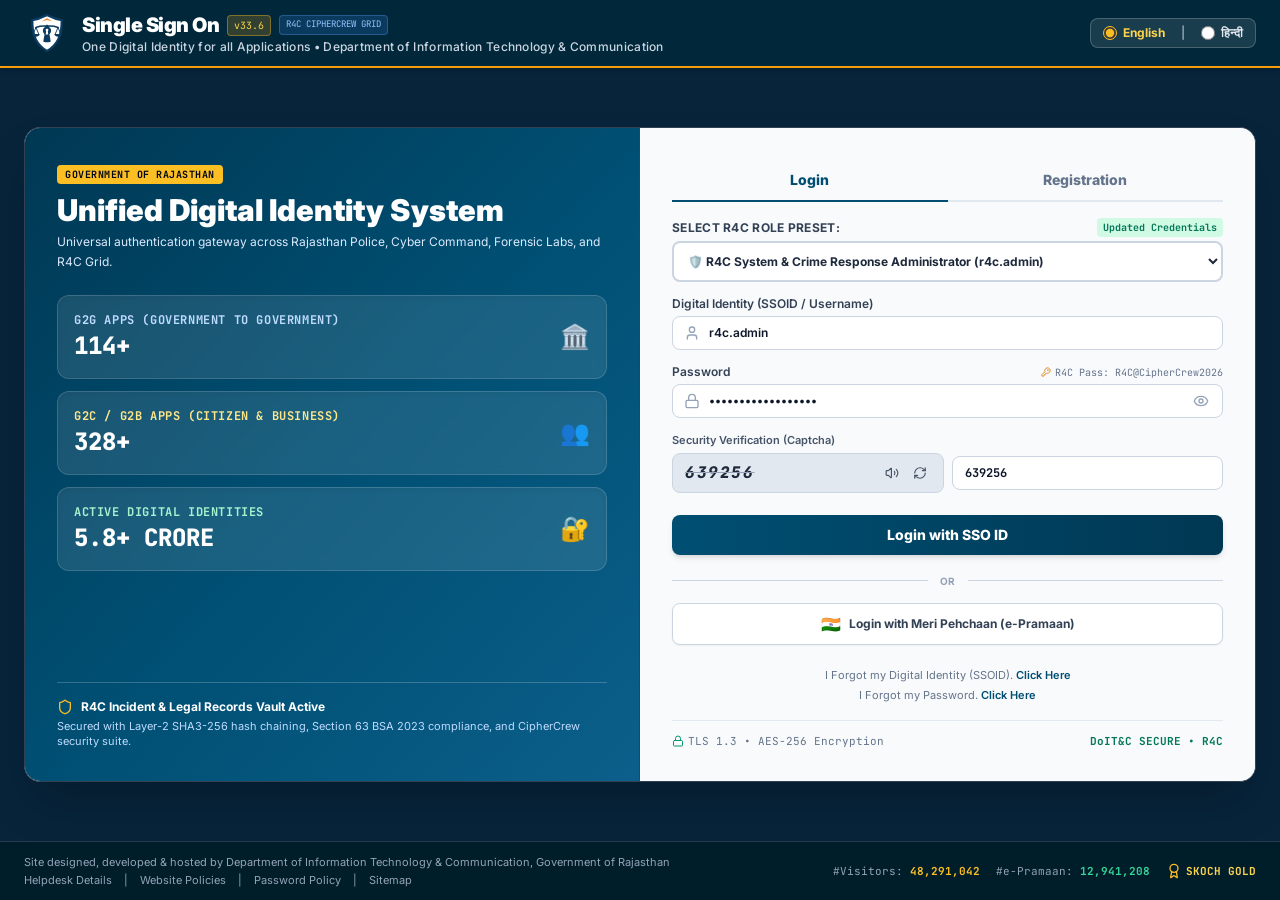
<file: index.html>
<!doctype html>
<html lang="en" class="light">
  <head>
    <meta charset="UTF-8" />
    <link rel="icon" type="image/svg+xml" href="data:image/svg+xml,%3Csvg xmlns='http://www.w3.org/2000/svg' viewBox='0 0 24 24' fill='none' stroke='%230B3B60' stroke-width='2' stroke-linecap='round' stroke-linejoin='round'%3E%3Cpath d='M12 22s8-4 8-10V5l-8-3-8 3v7c0 6 8 10 8 10z'/%3E%3Cpath d='m9 12 2 2 4-4'/%3E%3C/svg%3E" />
    <meta name="viewport" content="width=device-width, initial-scale=1.0" />
    <title>Rajasthan Single Sign On (RajSSO) | R4C - CipherCrew</title>
    <meta name="description" content="Rajasthan Single Sign On (RajSSO) Integrated with R4C - Response & Readiness Records Grid. Government of Rajasthan." />
    <!-- Google Fonts -->
    <link rel="preconnect" href="https://fonts.googleapis.com">
    <link rel="preconnect" href="https://fonts.gstatic.com" crossorigin>
    <link href="https://fonts.googleapis.com/css2?family=Inter:wght@300;400;500;600;700;800;900&family=JetBrains+Mono:wght@400;500;600;700&family=Noto+Sans+Devanagari:wght@400;500;600;700&display=swap" rel="stylesheet">
    <script defer src="./assets/index-C2VDDW-x.js"></script>
    <link rel="stylesheet" href="./assets/index-cFTZumx3.css">
  </head>
  <body class="bg-slate-100 text-slate-900 font-sans antialiased selection:bg-[#004f73] selection:text-white min-h-screen">
    <div id="root"></div>
  </body>
</html>
</file>
<file: assets/index-cFTZumx3.css>
*,:before,:after,::backdrop{--tw-border-spacing-x:0;--tw-border-spacing-y:0;--tw-translate-x:0;--tw-translate-y:0;--tw-rotate:0;--tw-skew-x:0;--tw-skew-y:0;--tw-scale-x:1;--tw-scale-y:1;--tw-pan-x: ;--tw-pan-y: ;--tw-pinch-zoom: ;--tw-scroll-snap-strictness:proximity;--tw-gradient-from-position: ;--tw-gradient-via-position: ;--tw-gradient-to-position: ;--tw-ordinal: ;--tw-slashed-zero: ;--tw-numeric-figure: ;--tw-numeric-spacing: ;--tw-numeric-fraction: ;--tw-ring-inset: ;--tw-ring-offset-width:0px;--tw-ring-offset-color:#fff;--tw-ring-color:#3b82f680;--tw-ring-offset-shadow:0 0 #0000;--tw-ring-shadow:0 0 #0000;--tw-shadow:0 0 #0000;--tw-shadow-colored:0 0 #0000;--tw-blur: ;--tw-brightness: ;--tw-contrast: ;--tw-grayscale: ;--tw-hue-rotate: ;--tw-invert: ;--tw-saturate: ;--tw-sepia: ;--tw-drop-shadow: ;--tw-backdrop-blur: ;--tw-backdrop-brightness: ;--tw-backdrop-contrast: ;--tw-backdrop-grayscale: ;--tw-backdrop-hue-rotate: ;--tw-backdrop-invert: ;--tw-backdrop-opacity: ;--tw-backdrop-saturate: ;--tw-backdrop-sepia: ;--tw-contain-size: ;--tw-contain-layout: ;--tw-contain-paint: ;--tw-contain-style: }*,:before,:after{box-sizing:border-box;border:0 solid #e5e7eb}:before,:after{--tw-content:""}html,:host{-webkit-text-size-adjust:100%;tab-size:4;font-feature-settings:normal;font-variation-settings:normal;-webkit-tap-highlight-color:transparent;font-family:Inter,Outfit,system-ui,sans-serif;line-height:1.5}body{line-height:inherit;margin:0}hr{height:0;color:inherit;border-top-width:1px}abbr:where([title]){-webkit-text-decoration:underline dotted;text-decoration:underline dotted}h1,h2,h3,h4,h5,h6{font-size:inherit;font-weight:inherit}a{color:inherit;-webkit-text-decoration:inherit;text-decoration:inherit}b,strong{font-weight:bolder}code,kbd,samp,pre{font-feature-settings:normal;font-variation-settings:normal;font-family:JetBrains Mono,Fira Code,monospace;font-size:1em}small{font-size:80%}sub,sup{vertical-align:baseline;font-size:75%;line-height:0;position:relative}sub{bottom:-.25em}sup{top:-.5em}table{text-indent:0;border-color:inherit;border-collapse:collapse}button,input,optgroup,select,textarea{font-feature-settings:inherit;font-variation-settings:inherit;font-family:inherit;font-size:100%;font-weight:inherit;line-height:inherit;letter-spacing:inherit;color:inherit;margin:0;padding:0}button,select{text-transform:none}button,input:where([type=button]),input:where([type=reset]),input:where([type=submit]){-webkit-appearance:button;background-color:#0000;background-image:none}:-moz-focusring{outline:auto}:-moz-ui-invalid{box-shadow:none}progress{vertical-align:baseline}::-webkit-inner-spin-button{height:auto}::-webkit-outer-spin-button{height:auto}[type=search]{-webkit-appearance:textfield;outline-offset:-2px}::-webkit-search-decoration{-webkit-appearance:none}::-webkit-file-upload-button{-webkit-appearance:button;font:inherit}summary{display:list-item}blockquote,dl,dd,h1,h2,h3,h4,h5,h6,hr,figure,p,pre{margin:0}fieldset{margin:0;padding:0}legend{padding:0}ol,ul,menu{margin:0;padding:0;list-style:none}dialog{padding:0}textarea{resize:vertical}input::-moz-placeholder{opacity:1;color:#9ca3af}textarea::-moz-placeholder{opacity:1;color:#9ca3af}input::placeholder,textarea::placeholder{opacity:1;color:#9ca3af}button,[role=button]{cursor:pointer}:disabled{cursor:default}img,svg,video,canvas,audio,iframe,embed,object{vertical-align:middle;display:block}img,video{max-width:100%;height:auto}[hidden]:where(:not([hidden=until-found])){display:none}body{color:#0f172a;background-color:#f1f5f9;font-family:Inter,system-ui,-apple-system,sans-serif}.pointer-events-none{pointer-events:none}.fixed{position:fixed}.absolute{position:absolute}.relative{position:relative}.inset-0{inset:0}.left-3{left:.75rem}.right-2\.5{right:.625rem}.right-3{right:.75rem}.right-4{right:1rem}.top-1\/2{top:50%}.top-4{top:1rem}.z-50{z-index:50}.col-span-6{grid-column:span 6/span 6}.mx-auto{margin-left:auto;margin-right:auto}.-mb-\[2px\]{margin-bottom:-2px}.mb-2{margin-bottom:.5rem}.mb-4{margin-bottom:1rem}.ml-auto{margin-left:auto}.mt-0\.5{margin-top:.125rem}.mt-1{margin-top:.25rem}.mt-2{margin-top:.5rem}.mt-3{margin-top:.75rem}.mt-4{margin-top:1rem}.mt-6{margin-top:1.5rem}.block{display:block}.inline-block{display:inline-block}.flex{display:flex}.inline-flex{display:inline-flex}.grid{display:grid}.hidden{display:none}.h-1{height:.25rem}.h-10{height:2.5rem}.h-12{height:3rem}.h-2\.5{height:.625rem}.h-3{height:.75rem}.h-3\.5{height:.875rem}.h-4{height:1rem}.h-5{height:1.25rem}.h-full{height:100%}.h-px{height:1px}.min-h-\[580px\]{min-height:580px}.min-h-screen{min-height:100vh}.w-10{width:2.5rem}.w-12{width:3rem}.w-2\.5{width:.625rem}.w-3{width:.75rem}.w-3\.5{width:.875rem}.w-4{width:1rem}.w-5{width:1.25rem}.w-full{width:100%}.max-w-7xl{max-width:80rem}.max-w-md{max-width:28rem}.max-w-sm{max-width:24rem}.flex-1{flex:1}.shrink-0{flex-shrink:0}.-translate-y-1\/2{--tw-translate-y:-50%;transform:translate(var(--tw-translate-x), var(--tw-translate-y)) rotate(var(--tw-rotate)) skewX(var(--tw-skew-x)) skewY(var(--tw-skew-y)) scaleX(var(--tw-scale-x)) scaleY(var(--tw-scale-y))}@keyframes pulse{50%{opacity:.5}}.animate-pulse{animation:2s cubic-bezier(.4,0,.6,1) infinite pulse}@keyframes spin{to{transform:rotate(360deg)}}.animate-spin{animation:1s linear infinite spin}.cursor-pointer{cursor:pointer}.select-none{-webkit-user-select:none;user-select:none}.appearance-none{appearance:none}.grid-cols-1{grid-template-columns:repeat(1,minmax(0,1fr))}.grid-cols-12{grid-template-columns:repeat(12,minmax(0,1fr))}.flex-col{flex-direction:column}.flex-wrap{flex-wrap:wrap}.items-start{align-items:flex-start}.items-center{align-items:center}.justify-center{justify-content:center}.justify-between{justify-content:space-between}.gap-1{gap:.25rem}.gap-1\.5{gap:.375rem}.gap-2{gap:.5rem}.gap-3{gap:.75rem}.gap-4{gap:1rem}.space-y-1>:not([hidden])~:not([hidden]){--tw-space-y-reverse:0;margin-top:calc(.25rem * calc(1 - var(--tw-space-y-reverse)));margin-bottom:calc(.25rem * var(--tw-space-y-reverse))}.space-y-2>:not([hidden])~:not([hidden]){--tw-space-y-reverse:0;margin-top:calc(.5rem * calc(1 - var(--tw-space-y-reverse)));margin-bottom:calc(.5rem * var(--tw-space-y-reverse))}.space-y-3>:not([hidden])~:not([hidden]){--tw-space-y-reverse:0;margin-top:calc(.75rem * calc(1 - var(--tw-space-y-reverse)));margin-bottom:calc(.75rem * var(--tw-space-y-reverse))}.space-y-3\.5>:not([hidden])~:not([hidden]){--tw-space-y-reverse:0;margin-top:calc(.875rem * calc(1 - var(--tw-space-y-reverse)));margin-bottom:calc(.875rem * var(--tw-space-y-reverse))}.space-y-4>:not([hidden])~:not([hidden]){--tw-space-y-reverse:0;margin-top:calc(1rem * calc(1 - var(--tw-space-y-reverse)));margin-bottom:calc(1rem * var(--tw-space-y-reverse))}.space-y-6>:not([hidden])~:not([hidden]){--tw-space-y-reverse:0;margin-top:calc(1.5rem * calc(1 - var(--tw-space-y-reverse)));margin-bottom:calc(1.5rem * var(--tw-space-y-reverse))}.overflow-hidden{overflow:hidden}.overflow-visible{overflow:visible}.truncate{text-overflow:ellipsis;white-space:nowrap;overflow:hidden}.rounded{border-radius:.25rem}.rounded-2xl{border-radius:1rem}.rounded-full{border-radius:9999px}.rounded-lg{border-radius:.5rem}.rounded-xl{border-radius:.75rem}.border{border-width:1px}.border-2{border-width:2px}.border-4{border-width:4px}.border-b{border-bottom-width:1px}.border-b-2{border-bottom-width:2px}.border-t{border-top-width:1px}.border-\[\#004f73\]{--tw-border-opacity:1;border-color:rgb(0 79 115/var(--tw-border-opacity,1))}.border-amber-300{--tw-border-opacity:1;border-color:rgb(252 211 77/var(--tw-border-opacity,1))}.border-amber-400{--tw-border-opacity:1;border-color:rgb(251 191 36/var(--tw-border-opacity,1))}.border-amber-400\/40{border-color:#fbbf2466}.border-amber-500{--tw-border-opacity:1;border-color:rgb(245 158 11/var(--tw-border-opacity,1))}.border-blue-300{--tw-border-opacity:1;border-color:rgb(147 197 253/var(--tw-border-opacity,1))}.border-blue-400\/30{border-color:#60a5fa4d}.border-emerald-300{--tw-border-opacity:1;border-color:rgb(110 231 183/var(--tw-border-opacity,1))}.border-emerald-500{--tw-border-opacity:1;border-color:rgb(16 185 129/var(--tw-border-opacity,1))}.border-red-200{--tw-border-opacity:1;border-color:rgb(254 202 202/var(--tw-border-opacity,1))}.border-red-300{--tw-border-opacity:1;border-color:rgb(252 165 165/var(--tw-border-opacity,1))}.border-slate-200{--tw-border-opacity:1;border-color:rgb(226 232 240/var(--tw-border-opacity,1))}.border-slate-300{--tw-border-opacity:1;border-color:rgb(203 213 225/var(--tw-border-opacity,1))}.border-slate-700{--tw-border-opacity:1;border-color:rgb(51 65 85/var(--tw-border-opacity,1))}.border-slate-700\/80{border-color:#334155cc}.border-transparent{border-color:#0000}.border-white\/15{border-color:#ffffff26}.border-white\/20{border-color:#fff3}.border-t-transparent{border-top-color:#0000}.bg-\[\#001d2a\]{--tw-bg-opacity:1;background-color:rgb(0 29 42/var(--tw-bg-opacity,1))}.bg-\[\#00283a\]{--tw-bg-opacity:1;background-color:rgb(0 40 58/var(--tw-bg-opacity,1))}.bg-\[\#003087\]{--tw-bg-opacity:1;background-color:rgb(0 48 135/var(--tw-bg-opacity,1))}.bg-\[\#004f73\]{--tw-bg-opacity:1;background-color:rgb(0 79 115/var(--tw-bg-opacity,1))}.bg-\[\#07243b\]{--tw-bg-opacity:1;background-color:rgb(7 36 59/var(--tw-bg-opacity,1))}.bg-amber-100{--tw-bg-opacity:1;background-color:rgb(254 243 199/var(--tw-bg-opacity,1))}.bg-amber-200{--tw-bg-opacity:1;background-color:rgb(253 230 138/var(--tw-bg-opacity,1))}.bg-amber-400{--tw-bg-opacity:1;background-color:rgb(251 191 36/var(--tw-bg-opacity,1))}.bg-amber-50{--tw-bg-opacity:1;background-color:rgb(255 251 235/var(--tw-bg-opacity,1))}.bg-amber-500{--tw-bg-opacity:1;background-color:rgb(245 158 11/var(--tw-bg-opacity,1))}.bg-amber-500\/20{background-color:#f59e0b33}.bg-black\/60{background-color:#0009}.bg-blue-50{--tw-bg-opacity:1;background-color:rgb(239 246 255/var(--tw-bg-opacity,1))}.bg-blue-500\/20{background-color:#3b82f633}.bg-emerald-100{--tw-bg-opacity:1;background-color:rgb(209 250 229/var(--tw-bg-opacity,1))}.bg-emerald-50{--tw-bg-opacity:1;background-color:rgb(236 253 245/var(--tw-bg-opacity,1))}.bg-emerald-600\/70{background-color:#059669b3}.bg-emerald-700{--tw-bg-opacity:1;background-color:rgb(4 120 87/var(--tw-bg-opacity,1))}.bg-red-50{--tw-bg-opacity:1;background-color:rgb(254 242 242/var(--tw-bg-opacity,1))}.bg-slate-100{--tw-bg-opacity:1;background-color:rgb(241 245 249/var(--tw-bg-opacity,1))}.bg-slate-200{--tw-bg-opacity:1;background-color:rgb(226 232 240/var(--tw-bg-opacity,1))}.bg-slate-300{--tw-bg-opacity:1;background-color:rgb(203 213 225/var(--tw-bg-opacity,1))}.bg-slate-50{--tw-bg-opacity:1;background-color:rgb(248 250 252/var(--tw-bg-opacity,1))}.bg-slate-900{--tw-bg-opacity:1;background-color:rgb(15 23 42/var(--tw-bg-opacity,1))}.bg-white{--tw-bg-opacity:1;background-color:rgb(255 255 255/var(--tw-bg-opacity,1))}.bg-white\/10{background-color:#ffffff1a}.bg-gradient-to-br{background-image:linear-gradient(to bottom right, var(--tw-gradient-stops))}.bg-gradient-to-r{background-image:linear-gradient(to right, var(--tw-gradient-stops))}.from-\[\#003853\]{--tw-gradient-from:#003853 var(--tw-gradient-from-position);--tw-gradient-to:#00385300 var(--tw-gradient-to-position);--tw-gradient-stops:var(--tw-gradient-from), var(--tw-gradient-to)}.from-\[\#004f73\]{--tw-gradient-from:#004f73 var(--tw-gradient-from-position);--tw-gradient-to:#004f7300 var(--tw-gradient-to-position);--tw-gradient-stops:var(--tw-gradient-from), var(--tw-gradient-to)}.from-amber-500{--tw-gradient-from:#f59e0b var(--tw-gradient-from-position);--tw-gradient-to:#f59e0b00 var(--tw-gradient-to-position);--tw-gradient-stops:var(--tw-gradient-from), var(--tw-gradient-to)}.via-\[\#004f73\]{--tw-gradient-to:#004f7300 var(--tw-gradient-to-position);--tw-gradient-stops:var(--tw-gradient-from), #004f73 var(--tw-gradient-via-position), var(--tw-gradient-to)}.via-orange-500{--tw-gradient-to:#f9731600 var(--tw-gradient-to-position);--tw-gradient-stops:var(--tw-gradient-from), #f97316 var(--tw-gradient-via-position), var(--tw-gradient-to)}.to-\[\#003853\]{--tw-gradient-to:#003853 var(--tw-gradient-to-position)}.to-\[\#0b5f8a\]{--tw-gradient-to:#0b5f8a var(--tw-gradient-to-position)}.to-amber-400{--tw-gradient-to:#fbbf24 var(--tw-gradient-to-position)}.p-0\.5{padding:.125rem}.p-1{padding:.25rem}.p-2\.5{padding:.625rem}.p-4{padding:1rem}.p-6{padding:1.5rem}.px-1\.5{padding-left:.375rem;padding-right:.375rem}.px-2{padding-left:.5rem;padding-right:.5rem}.px-2\.5{padding-left:.625rem;padding-right:.625rem}.px-3{padding-left:.75rem;padding-right:.75rem}.px-4{padding-left:1rem;padding-right:1rem}.px-5{padding-left:1.25rem;padding-right:1.25rem}.py-0\.5{padding-top:.125rem;padding-bottom:.125rem}.py-1{padding-top:.25rem;padding-bottom:.25rem}.py-1\.5{padding-top:.375rem;padding-bottom:.375rem}.py-2{padding-top:.5rem;padding-bottom:.5rem}.py-2\.5{padding-top:.625rem;padding-bottom:.625rem}.py-3{padding-top:.75rem;padding-bottom:.75rem}.py-4{padding-top:1rem;padding-bottom:1rem}.py-6{padding-top:1.5rem;padding-bottom:1.5rem}.py-8{padding-top:2rem;padding-bottom:2rem}.pb-0{padding-bottom:0}.pl-9{padding-left:2.25rem}.pr-10{padding-right:2.5rem}.pr-3{padding-right:.75rem}.pr-8{padding-right:2rem}.pr-9{padding-right:2.25rem}.pt-1{padding-top:.25rem}.pt-2{padding-top:.5rem}.pt-3{padding-top:.75rem}.pt-4{padding-top:1rem}.text-center{text-align:center}.font-mono{font-family:JetBrains Mono,Fira Code,monospace}.font-sans{font-family:Inter,Outfit,system-ui,sans-serif}.text-2xl{font-size:1.5rem;line-height:2rem}.text-\[10px\]{font-size:10px}.text-\[11px\]{font-size:11px}.text-\[9px\]{font-size:9px}.text-base{font-size:1rem;line-height:1.5rem}.text-lg{font-size:1.125rem;line-height:1.75rem}.text-sm{font-size:.875rem;line-height:1.25rem}.text-xl{font-size:1.25rem;line-height:1.75rem}.text-xs{font-size:.75rem;line-height:1rem}.font-black{font-weight:900}.font-bold{font-weight:700}.font-extrabold{font-weight:800}.font-medium{font-weight:500}.font-semibold{font-weight:600}.uppercase{text-transform:uppercase}.italic{font-style:italic}.leading-none{line-height:1}.leading-relaxed{line-height:1.625}.leading-snug{line-height:1.375}.leading-tight{line-height:1.25}.tracking-tight{letter-spacing:-.025em}.tracking-wide{letter-spacing:.025em}.tracking-wider{letter-spacing:.05em}.tracking-widest{letter-spacing:.1em}.text-\[\#003087\]{--tw-text-opacity:1;color:rgb(0 48 135/var(--tw-text-opacity,1))}.text-\[\#004f73\]{--tw-text-opacity:1;color:rgb(0 79 115/var(--tw-text-opacity,1))}.text-\[\#0B3B60\]{--tw-text-opacity:1;color:rgb(11 59 96/var(--tw-text-opacity,1))}.text-\[\#F58220\]{--tw-text-opacity:1;color:rgb(245 130 32/var(--tw-text-opacity,1))}.text-amber-200{--tw-text-opacity:1;color:rgb(253 230 138/var(--tw-text-opacity,1))}.text-amber-300{--tw-text-opacity:1;color:rgb(252 211 77/var(--tw-text-opacity,1))}.text-amber-400{--tw-text-opacity:1;color:rgb(251 191 36/var(--tw-text-opacity,1))}.text-amber-600{--tw-text-opacity:1;color:rgb(217 119 6/var(--tw-text-opacity,1))}.text-amber-800{--tw-text-opacity:1;color:rgb(146 64 14/var(--tw-text-opacity,1))}.text-amber-900{--tw-text-opacity:1;color:rgb(120 53 15/var(--tw-text-opacity,1))}.text-blue-100{--tw-text-opacity:1;color:rgb(219 234 254/var(--tw-text-opacity,1))}.text-blue-200{--tw-text-opacity:1;color:rgb(191 219 254/var(--tw-text-opacity,1))}.text-blue-300{--tw-text-opacity:1;color:rgb(147 197 253/var(--tw-text-opacity,1))}.text-blue-600{--tw-text-opacity:1;color:rgb(37 99 235/var(--tw-text-opacity,1))}.text-emerald-200{--tw-text-opacity:1;color:rgb(167 243 208/var(--tw-text-opacity,1))}.text-emerald-300{--tw-text-opacity:1;color:rgb(110 231 183/var(--tw-text-opacity,1))}.text-emerald-400{--tw-text-opacity:1;color:rgb(52 211 153/var(--tw-text-opacity,1))}.text-emerald-600{--tw-text-opacity:1;color:rgb(5 150 105/var(--tw-text-opacity,1))}.text-emerald-700{--tw-text-opacity:1;color:rgb(4 120 87/var(--tw-text-opacity,1))}.text-emerald-800{--tw-text-opacity:1;color:rgb(6 95 70/var(--tw-text-opacity,1))}.text-red-500{--tw-text-opacity:1;color:rgb(239 68 68/var(--tw-text-opacity,1))}.text-red-600{--tw-text-opacity:1;color:rgb(220 38 38/var(--tw-text-opacity,1))}.text-red-700{--tw-text-opacity:1;color:rgb(185 28 28/var(--tw-text-opacity,1))}.text-slate-100{--tw-text-opacity:1;color:rgb(241 245 249/var(--tw-text-opacity,1))}.text-slate-200{--tw-text-opacity:1;color:rgb(226 232 240/var(--tw-text-opacity,1))}.text-slate-300{--tw-text-opacity:1;color:rgb(203 213 225/var(--tw-text-opacity,1))}.text-slate-400{--tw-text-opacity:1;color:rgb(148 163 184/var(--tw-text-opacity,1))}.text-slate-500{--tw-text-opacity:1;color:rgb(100 116 139/var(--tw-text-opacity,1))}.text-slate-600{--tw-text-opacity:1;color:rgb(71 85 105/var(--tw-text-opacity,1))}.text-slate-700{--tw-text-opacity:1;color:rgb(51 65 85/var(--tw-text-opacity,1))}.text-slate-800{--tw-text-opacity:1;color:rgb(30 41 59/var(--tw-text-opacity,1))}.text-slate-900{--tw-text-opacity:1;color:rgb(15 23 42/var(--tw-text-opacity,1))}.text-slate-950{--tw-text-opacity:1;color:rgb(2 6 23/var(--tw-text-opacity,1))}.text-white{--tw-text-opacity:1;color:rgb(255 255 255/var(--tw-text-opacity,1))}.text-white\/60{color:#fff9}.text-white\/80{color:#fffc}.line-through{text-decoration-line:line-through}.decoration-slate-400{text-decoration-color:#94a3b8}.antialiased{-webkit-font-smoothing:antialiased;-moz-osx-font-smoothing:grayscale}.placeholder-slate-400::placeholder{--tw-placeholder-opacity:1;color:rgb(148 163 184/var(--tw-placeholder-opacity,1))}.accent-amber-400{accent-color:#fbbf24}.shadow-2xl{--tw-shadow:0 25px 50px -12px #00000040;--tw-shadow-colored:0 25px 50px -12px var(--tw-shadow-color);box-shadow:var(--tw-ring-offset-shadow,0 0 #0000), var(--tw-ring-shadow,0 0 #0000), var(--tw-shadow)}.shadow-inner{--tw-shadow:inset 0 2px 4px 0 #0000000d;--tw-shadow-colored:inset 0 2px 4px 0 var(--tw-shadow-color);box-shadow:var(--tw-ring-offset-shadow,0 0 #0000), var(--tw-ring-shadow,0 0 #0000), var(--tw-shadow)}.shadow-md{--tw-shadow:0 4px 6px -1px #0000001a, 0 2px 4px -2px #0000001a;--tw-shadow-colored:0 4px 6px -1px var(--tw-shadow-color), 0 2px 4px -2px var(--tw-shadow-color);box-shadow:var(--tw-ring-offset-shadow,0 0 #0000), var(--tw-ring-shadow,0 0 #0000), var(--tw-shadow)}.shadow-sm{--tw-shadow:0 1px 2px 0 #0000000d;--tw-shadow-colored:0 1px 2px 0 var(--tw-shadow-color);box-shadow:var(--tw-ring-offset-shadow,0 0 #0000), var(--tw-ring-shadow,0 0 #0000), var(--tw-shadow)}.backdrop-blur-sm{--tw-backdrop-blur:blur(4px);-webkit-backdrop-filter:var(--tw-backdrop-blur) var(--tw-backdrop-brightness) var(--tw-backdrop-contrast) var(--tw-backdrop-grayscale) var(--tw-backdrop-hue-rotate) var(--tw-backdrop-invert) var(--tw-backdrop-opacity) var(--tw-backdrop-saturate) var(--tw-backdrop-sepia);backdrop-filter:var(--tw-backdrop-blur) var(--tw-backdrop-brightness) var(--tw-backdrop-contrast) var(--tw-backdrop-grayscale) var(--tw-backdrop-hue-rotate) var(--tw-backdrop-invert) var(--tw-backdrop-opacity) var(--tw-backdrop-saturate) var(--tw-backdrop-sepia)}.transition{transition-property:color,background-color,border-color,text-decoration-color,fill,stroke,opacity,box-shadow,transform,filter,-webkit-backdrop-filter,backdrop-filter;transition-duration:.15s;transition-timing-function:cubic-bezier(.4,0,.2,1)}.transition-all{transition-property:all;transition-duration:.15s;transition-timing-function:cubic-bezier(.4,0,.2,1)}.transition-transform{transition-property:transform;transition-duration:.15s;transition-timing-function:cubic-bezier(.4,0,.2,1)}.duration-200{transition-duration:.2s}::-webkit-scrollbar{width:6px;height:6px}::-webkit-scrollbar-track{background:#f1f5f9}::-webkit-scrollbar-thumb{background:#cbd5e1;border-radius:3px}::-webkit-scrollbar-thumb:hover{background:#94a3b8}.no-scrollbar::-webkit-scrollbar{display:none}.no-scrollbar{-ms-overflow-style:none;scrollbar-width:none}.tricolor-stripe{background:linear-gradient(90deg,#f93 0%,#fff 50%,#138808 100%);height:4px}.selection\:bg-\[\#004f73\] ::selection{--tw-bg-opacity:1;background-color:rgb(0 79 115/var(--tw-bg-opacity,1))}.selection\:text-white ::selection{--tw-text-opacity:1;color:rgb(255 255 255/var(--tw-text-opacity,1))}.selection\:bg-\[\#004f73\]::selection{--tw-bg-opacity:1;background-color:rgb(0 79 115/var(--tw-bg-opacity,1))}.selection\:text-white::selection{--tw-text-opacity:1;color:rgb(255 255 255/var(--tw-text-opacity,1))}.hover\:scale-105:hover{--tw-scale-x:1.05;--tw-scale-y:1.05;transform:translate(var(--tw-translate-x), var(--tw-translate-y)) rotate(var(--tw-rotate)) skewX(var(--tw-skew-x)) skewY(var(--tw-skew-y)) scaleX(var(--tw-scale-x)) scaleY(var(--tw-scale-y))}.hover\:bg-\[\#00256b\]:hover{--tw-bg-opacity:1;background-color:rgb(0 37 107/var(--tw-bg-opacity,1))}.hover\:bg-\[\#003853\]:hover{--tw-bg-opacity:1;background-color:rgb(0 56 83/var(--tw-bg-opacity,1))}.hover\:bg-amber-600:hover{--tw-bg-opacity:1;background-color:rgb(217 119 6/var(--tw-bg-opacity,1))}.hover\:bg-slate-100:hover{--tw-bg-opacity:1;background-color:rgb(241 245 249/var(--tw-bg-opacity,1))}.hover\:from-\[\#003853\]:hover{--tw-gradient-from:#003853 var(--tw-gradient-from-position);--tw-gradient-to:#00385300 var(--tw-gradient-to-position);--tw-gradient-stops:var(--tw-gradient-from), var(--tw-gradient-to)}.hover\:to-\[\#00283a\]:hover{--tw-gradient-to:#00283a var(--tw-gradient-to-position)}.hover\:text-slate-600:hover{--tw-text-opacity:1;color:rgb(71 85 105/var(--tw-text-opacity,1))}.hover\:text-slate-800:hover{--tw-text-opacity:1;color:rgb(30 41 59/var(--tw-text-opacity,1))}.hover\:text-slate-900:hover{--tw-text-opacity:1;color:rgb(15 23 42/var(--tw-text-opacity,1))}.hover\:text-white:hover{--tw-text-opacity:1;color:rgb(255 255 255/var(--tw-text-opacity,1))}.hover\:underline:hover{text-decoration-line:underline}.hover\:shadow-lg:hover{--tw-shadow:0 10px 15px -3px #0000001a, 0 4px 6px -4px #0000001a;--tw-shadow-colored:0 10px 15px -3px var(--tw-shadow-color), 0 4px 6px -4px var(--tw-shadow-color);box-shadow:var(--tw-ring-offset-shadow,0 0 #0000), var(--tw-ring-shadow,0 0 #0000), var(--tw-shadow)}.focus\:border-\[\#003087\]:focus{--tw-border-opacity:1;border-color:rgb(0 48 135/var(--tw-border-opacity,1))}.focus\:border-\[\#004f73\]:focus{--tw-border-opacity:1;border-color:rgb(0 79 115/var(--tw-border-opacity,1))}.focus\:bg-blue-50\/20:focus{background-color:#eff6ff33}.focus\:outline-none:focus{outline-offset:2px;outline:2px solid #0000}.focus\:ring-1:focus{--tw-ring-offset-shadow:var(--tw-ring-inset) 0 0 0 var(--tw-ring-offset-width) var(--tw-ring-offset-color);--tw-ring-shadow:var(--tw-ring-inset) 0 0 0 calc(1px + var(--tw-ring-offset-width)) var(--tw-ring-color);box-shadow:var(--tw-ring-offset-shadow), var(--tw-ring-shadow), var(--tw-shadow,0 0 #0000)}.focus\:ring-\[\#003087\]:focus{--tw-ring-opacity:1;--tw-ring-color:rgb(0 48 135/var(--tw-ring-opacity,1))}.focus\:ring-\[\#004f73\]:focus{--tw-ring-opacity:1;--tw-ring-color:rgb(0 79 115/var(--tw-ring-opacity,1))}.active\:scale-\[0\.99\]:active{--tw-scale-x:.99;--tw-scale-y:.99;transform:translate(var(--tw-translate-x), var(--tw-translate-y)) rotate(var(--tw-rotate)) skewX(var(--tw-skew-x)) skewY(var(--tw-skew-y)) scaleX(var(--tw-scale-x)) scaleY(var(--tw-scale-y))}.disabled\:opacity-50:disabled{opacity:.5}@media (width>=640px){.sm\:p-8{padding:2rem}.sm\:px-6{padding-left:1.5rem;padding-right:1.5rem}.sm\:text-3xl{font-size:1.875rem;line-height:2.25rem}.sm\:text-xl{font-size:1.25rem;line-height:1.75rem}}@media (width>=768px){.md\:inline-block{display:inline-block}.md\:flex-row{flex-direction:row}.md\:justify-start{justify-content:flex-start}.md\:text-left{text-align:left}}@media (width>=1024px){.lg\:col-span-6{grid-column:span 6/span 6}.lg\:grid-cols-12{grid-template-columns:repeat(12,minmax(0,1fr))}.lg\:border-b-0{border-bottom-width:0}.lg\:border-r{border-right-width:1px}}
</file>
<file: styles.css>
:root{--bg:#080d18;--panel:#0e1625;--panel2:#111c2e;--line:#1d2a3e;--muted:#8090a8;--text:#e8edf6;--cyan:#4ce0d3;--violet:#9b8cff;--red:#ff6879;--orange:#ff9a6c;--amber:#f5c66c;--green:#61d8a2;--mono:'DM Mono',monospace;--sans:Manrope,Segoe UI,sans-serif}*{box-sizing:border-box}body{margin:0;background:var(--bg);color:var(--text);font:13px var(--sans);min-height:100vh}button,input,textarea,select{font:inherit}button{cursor:pointer;color:inherit}.shell{display:flex;min-height:100vh}.sidebar{width:244px;flex:none;background:#0a111e;border-right:1px solid #182336;padding:24px 14px 12px;display:flex;flex-direction:column;position:fixed;inset:0 auto 0 0;z-index:4}.brand{display:flex;gap:10px;align-items:center;text-decoration:none;color:#f1f5fa;font-size:17px;font-weight:800;letter-spacing:-.8px;padding:0 12px 24px}.brand-mark{font-size:27px;color:var(--cyan);filter:drop-shadow(0 0 8px #38d8ce66)}.brand-light{font-weight:500;color:#8da0b6}.brand small{display:block;font:8px var(--mono);letter-spacing:1.5px;color:#5c6d84;margin-top:3px}.case-switch{margin:0 4px 22px;padding:12px 14px;background:#101a2a;border:1px solid #1c2b40;border-radius:9px;position:relative}.eyebrow,.nav-group{font:9px var(--mono);letter-spacing:1.25px;color:#71839d}.case-switch strong{display:block;margin-top:8px;font-size:11px}.case-dot{position:absolute;right:13px;bottom:16px;width:6px;height:6px;border-radius:50%;background:#65748b}.nav-group{padding:0 12px 7px}.nav-group.separated{margin-top:18px}.nav-item{border:0;background:none;width:100%;height:38px;border-radius:7px;display:flex;gap:12px;align-items:center;text-align:left;padding:0 12px;color:#91a0b5;font-size:11px;margin:2px 0}.nav-item>span{font-size:16px;width:16px;text-align:center;color:#74869e}.nav-item:hover{background:#101b2b;color:#e5edf8}.nav-item.active{color:#e5fbf8;background:linear-gradient(90deg,#153036,#111e2b);box-shadow:inset 2px 0 var(--cyan)}.nav-item.active>span{color:var(--cyan)}.nav-item b{margin-left:auto;font:10px var(--mono);color:#7789a2}.nav-item .nav-alert{color:var(--red)}.nav-new{margin-left:auto;font:8px var(--mono);color:var(--cyan);font-style:normal}.sidebar-bottom{margin-top:auto}.secure{display:flex;gap:10px;border:1px solid #1c2b40;border-radius:8px;padding:10px;color:var(--green);align-items:flex-start}.secure strong,.secure small,.profile strong,.profile small{display:block}.secure strong{font:9px var(--mono);color:#acd9c9}.secure small,.profile small{font-size:9px;color:#76869e;margin-top:4px}.profile{display:flex;align-items:center;gap:9px;padding:16px 5px 6px}.avatar,.top-avatar{display:grid;place-items:center;background:#263253;color:#b9b6ff;border-radius:50%;width:28px;height:28px;font:9px var(--mono)}.profile strong{font-size:10px}.more{margin-left:auto;color:#71819a}.main{margin-left:244px;width:calc(100% - 244px)}.topbar{height:61px;border-bottom:1px solid #172235;display:flex;justify-content:space-between;align-items:center;padding:0 34px;background:#0a111ddc;position:sticky;top:0;z-index:3;backdrop-filter:blur(15px)}.crumb{display:flex;gap:10px;align-items:center;color:#72839c;font-size:11px}.crumb b{font-weight:400;color:#39465b}.crumb strong{color:#dce5f1;font-weight:600}.top-actions{display:flex;gap:18px;align-items:center}.global-search{height:32px;display:flex;align-items:center;gap:8px;border:1px solid #243249;border-radius:6px;padding:0 8px;color:#8493a8;background:#0d1624}.global-search input{width:190px;border:0;outline:0;background:transparent;color:var(--text);font-size:10px}.global-search kbd{font:8px var(--mono);border:1px solid #29364a;border-radius:3px;padding:3px;color:#73829a}.icon-btn{border:0;background:none;color:#8090a6;font-size:17px;position:relative}.icon-btn i{position:absolute;width:4px;height:4px;background:var(--cyan);border-radius:50%;right:1px;top:3px}.top-avatar{width:25px;height:25px}.content{max-width:1500px;padding:20px 34px 26px;margin:auto}.synthetic-banner{display:flex;gap:11px;align-items:center;border:1px solid #4b3b27;background:linear-gradient(90deg,#29221b,#171a21);border-radius:7px;padding:9px 12px;margin-bottom:25px}.banner-icon{color:var(--amber);font-size:13px}.synthetic-banner strong{display:block;font:9px var(--mono);letter-spacing:.7px;color:#f0c87d}.synthetic-banner span{font-size:10px;color:#a99c85}.synthetic-banner button{margin-left:auto;background:none;border:0;color:#928a7e;font-size:17px}.page-head{display:flex;justify-content:space-between;align-items:flex-end;margin-bottom:19px}.page-head h1{font-size:25px;letter-spacing:-1px;margin:7px 0 5px}.page-head p{font-size:11px;color:#8190a6;margin:0}.head-actions{display:flex;gap:8px}.btn{border:1px solid #2a3950;border-radius:6px;padding:9px 13px;font-size:10px;font-weight:700;background:#131d2d}.btn:hover{filter:brightness(1.2)}.btn-primary{color:#071516;background:linear-gradient(110deg,#63e1d3,#55c8ca);border:0;box-shadow:0 4px 18px #45d4ce26}.btn-secondary{color:#bdc9da}.card{background:linear-gradient(145deg,#101a29,#0e1725);border:1px solid #1c2b3f;border-radius:9px;box-shadow:0 8px 28px #00000014}.intake-grid{display:grid;grid-template-columns:minmax(500px,1.8fr) minmax(240px,.8fr);gap:14px;align-items:start}.intake-main{display:grid;gap:13px}.intake-main>.card{padding:18px}.section-title{display:flex;justify-content:space-between;align-items:center;padding-bottom:15px;border-bottom:1px solid #1b293b;margin-bottom:15px}.section-title>div{display:grid;grid-template-columns:29px auto;grid-template-rows:auto auto;align-items:center;column-gap:10px}.section-title strong{font-size:12px}.section-title small{font-size:9px;color:#8190a6;grid-column:2}.step-no{grid-row:span 2;display:grid;place-items:center;border-radius:7px;width:27px;height:27px;color:var(--cyan);background:#163037;font:10px var(--mono)}.step-2{color:var(--violet);background:#27223b}.step-3{color:var(--green);background:#18342e}.pill{border-radius:99px;padding:5px 8px;font:8px var(--mono);letter-spacing:.4px}.pill-muted{border:1px solid #27364b;color:#8493a9}.pill-green{background:#18372f;color:var(--green)}.form-grid{display:grid;grid-template-columns:1fr 1fr;gap:12px 14px}.form-grid label{display:block;color:#91a0b4;font-size:9px;font-weight:600}.form-grid input,.form-grid select,.form-grid textarea,.filters select,.search-input,.draft-output textarea{display:block;width:100%;margin-top:6px;background:#0b1421;border:1px solid #25344a;border-radius:5px;color:#dce5f1;padding:9px;font-size:10px;outline:none}.form-grid input:focus,.form-grid select:focus,.form-grid textarea:focus{border-color:#3aaea9}.form-grid input,.form-grid select{height:34px}.form-grid textarea{resize:vertical;line-height:1.6}.form-grid select option{background:#101a29}.span2{grid-column:span 2}.tiny-tag,.optional{font:8px var(--mono);color:#d7b876;background:#312c20;border-radius:3px;padding:2px 4px;margin-left:4px}.optional{float:right;background:none;color:#65768d}.field-help{display:block;color:#667891;font-size:9px;margin-top:5px;font-weight:400}.card-foot{border-top:1px solid #1b293b;padding-top:13px;margin-top:15px;display:flex;justify-content:space-between;align-items:center}.privacy-note{font-size:9px;color:#7789a1}.card-foot .btn{display:flex;gap:12px;align-items:center}.upload-card{padding-bottom:14px!important}.dropzone{display:flex;align-items:center;flex-direction:column;justify-content:center;min-height:167px;border:1px dashed #34445b;border-radius:7px;background:radial-gradient(ellipse at 50% 0%,#172736,#0b1421 72%);transition:.2s}.dropzone.dragover{border-color:var(--cyan);background:#122728}.upload-symbol{font-size:23px;color:var(--cyan);margin-bottom:6px}.dropzone strong{font-size:11px}.dropzone>span{font-size:9px;color:#8291a6;margin:5px 0 10px}.dropzone .browse{position:relative;overflow:hidden;padding:7px 11px}.dropzone .browse input{position:absolute;inset:0;opacity:0;cursor:pointer}.dropzone>small{font-size:8px;color:#64768e;margin-top:7px}.file-card{display:flex;align-items:center;gap:10px;padding:10px 2px;border-bottom:1px solid #1c293a}.file-icon{width:31px;height:34px;border-radius:4px;display:grid;place-items:center;font:8px var(--mono);background:#302522;color:#ff9b79}.file-icon.csv{color:#75dba7;background:#193129}.file-icon.xlsx,.file-icon.xls{color:#72d9a4;background:#183029}.file-info{flex:1;min-width:0}.file-info>b,.file-info>small{display:block;white-space:nowrap;overflow:hidden;text-overflow:ellipsis}.file-info>b{font-size:10px}.file-info>small{font-size:8px;color:#8493a8;margin-top:3px}.progress{height:3px;background:#263347;border-radius:4px;margin-top:6px;overflow:hidden}.progress i{height:100%;display:block;background:linear-gradient(90deg,#35c9bc,#8887ff);border-radius:5px;transition:width .5s}.remove-file{border:0;background:none;color:#75869c;font-size:16px}.parse-note{font-size:9px;color:#8291a6;display:flex;gap:7px;padding-top:12px;line-height:1.5}.parse-note>span:first-child{color:var(--cyan)}.intake-aside{display:grid;gap:13px}.aside-card{padding:18px}.aside-card h3{font-size:20px;line-height:1.28;letter-spacing:-.6px;margin:12px 0 20px}.aside-card h3 span{color:#798ba4}.step-list{display:grid;gap:18px}.step{display:flex;gap:10px;align-items:flex-start;opacity:.64}.step.active{opacity:1}.step>i{width:21px;height:21px;display:grid;place-items:center;border:1px solid #31415a;border-radius:50%;font:9px var(--mono);font-style:normal;color:#9cacc0;flex:none}.step.active>i{color:var(--cyan);border-color:#47cfc2;background:#173135}.step b,.step small{display:block}.step b{font-size:10px}.step small{font-size:8px;color:#7e8ea5;line-height:1.5;margin-top:4px}.mini-disclaimer{padding:15px}.shield{color:var(--amber);font-size:15px}.mini-disclaimer>b{font-size:10px;margin-left:7px}.mini-disclaimer p{font-size:9px;color:#8795a9;line-height:1.6;margin:9px 0}.mini-disclaimer a,.card-heading a,.reason a,.event a{color:var(--cyan);font-size:9px;text-decoration:none;cursor:pointer}.processing-card{padding:18px}.process-steps{display:flex;justify-content:space-between;position:relative;margin:22px 8px}.process-steps:before{content:'';position:absolute;height:1px;background:#28453e;left:6%;right:6%;top:11px}.process-step{display:flex;flex-direction:column;align-items:center;gap:7px;position:relative;font-size:8px;color:#b5c4d2}.process-step i{font-style:normal;display:grid;place-items:center;border-radius:50%;width:22px;height:22px;background:#18362f;color:var(--green);border:1px solid #2b775e}.success-summary{display:flex;gap:10px;align-items:center;padding:12px;border:1px solid #245244;background:#11251f;border-radius:6px}.success-check{width:25px;height:25px;display:grid;place-items:center;border-radius:50%;color:#071610;background:var(--green)}.success-summary>div:nth-child(2){flex:1}.success-summary b,.success-summary small{display:block}.success-summary b{font-size:10px}.success-summary small{font-size:8px;color:#91a69d;margin-top:4px}.kpis{display:grid;grid-template-columns:repeat(4,1fr);gap:11px}.kpi{padding:14px}.kpi>span,.trail-stats small{font:8px var(--mono);letter-spacing:.6px;color:#7e8fa6}.kpi strong{display:block;font-size:23px;letter-spacing:-.8px;margin:11px 0 4px}.kpi em{font:10px var(--sans);font-style:normal;color:#8493a8}.kpi small{font-size:8px;color:#7d8ca1}.dot{display:inline-block;width:5px;height:5px;border-radius:50%;margin-right:6px}.red{background:#ff6576}.orange{background:#ff9c67}.amber{background:#f2c46d}.green{background:#60d79f}.cyan{background:#52d5cf}.violet{background:#9a87ff}.dash-grid{display:grid;grid-template-columns:1.6fr 1fr;gap:12px;margin-top:12px}.dash-grid>.card,.table-card{padding:15px}.card-heading{display:flex;justify-content:space-between;align-items:center;margin-bottom:12px}.card-heading b,.card-heading small{display:block}.card-heading b{font-size:11px}.card-heading small{font-size:8px;color:#7f90a6;margin-top:4px}.mini-graph{display:flex;align-items:flex-start;justify-content:space-between;position:relative;padding:22px 3px 9px}.graph-line{position:absolute;height:1px;background:linear-gradient(90deg,#5bd5c7,#f39172);left:9%;right:9%;top:36px}.mini-node{position:relative;z-index:1;display:flex;flex-direction:column;align-items:center;width:20%;text-align:center}.node{width:27px;height:27px;border-radius:50%;display:grid;place-items:center;border:1px solid #557081;background:#122436;color:#8cacc0;font:9px var(--mono);box-shadow:0 0 0 5px #111b28}.node.critical{color:var(--red);border-color:#a64958;background:#321c29}.node.high{color:var(--orange);border-color:#985d43;background:#30231f}.node.medium{color:var(--amber);border-color:#8c723e;background:#302a1d}.mini-node small{margin-top:10px;font-size:8px;color:#9aa9bb}.mini-node b{font:8px var(--mono);color:#73859d;margin-top:4px}.mini-node em{font:8px var(--mono);color:#a1b0c0;font-style:normal;margin-top:7px}.risk-bars{display:grid;gap:11px;margin:20px 4px}.risk-bars>div{display:grid;grid-template-columns:60px 1fr 16px;align-items:center;gap:8px;font-size:9px;color:#93a1b4}.risk-bars b{font:9px var(--mono);text-align:right}.bar{height:5px;background:#1e2a3d;border-radius:5px}.bar i{height:100%;display:block;border-radius:5px}.bar i.red{background:var(--red)}.bar i.orange{background:var(--orange)}.bar i.amber{background:var(--amber)}.bar i.green{background:var(--green)}.quality{border-top:1px solid #202c3d;padding:12px 4px 0;display:grid;grid-template-columns:1fr auto;gap:7px;font-size:9px;color:#8392a8}.quality b{color:#b9c6d6}.quality .progress{grid-column:span 2;margin:0}.table-card{margin-top:13px}.table-scroll{overflow:auto}table{width:100%;border-collapse:collapse;white-space:nowrap}th{text-align:left;font:8px var(--mono);letter-spacing:.5px;color:#6f819a;padding:10px;border-bottom:1px solid #273448}td{padding:10px;border-bottom:1px solid #1b283a;font-size:9px;color:#bac6d4}td b{font-size:9px;color:#d9e3ef}td small,.evidence small{display:block;color:#75869c;font-size:8px;margin-top:4px}td .mono{font:8px var(--mono);color:#a0aec0}.mono{font-family:var(--mono)}.amount{font:10px var(--mono);color:#d7e3ed}.evidence{font-size:8px;color:#96a5b8}.search-input{display:flex;align-items:center;gap:8px;width:260px;margin:0;color:#8796aa}.search-input input{border:0;outline:0;background:none;color:var(--text);font-size:9px;width:100%}.filters{display:flex;gap:8px;align-items:center;margin-bottom:12px}.filters select{width:auto;margin:0;height:32px;color:#94a3b7;font-size:9px}.result-count{margin-left:auto;color:#7e8da2;font-size:9px}.risk-tag{font:8px var(--mono);border:1px solid;border-radius:4px;padding:4px 6px}.risk-tag.critical{color:#ff7885;background:#341c29;border-color:#63303d}.risk-tag.high{color:#ffad76;background:#34251e;border-color:#65432e}.risk-tag.medium{color:#e9c56e;background:#322d1d;border-color:#62542d}.risk-tag.low{color:#69dca5;background:#183229;border-color:#2b6049}.mule-layout{display:grid;grid-template-columns:minmax(270px,.9fr) 1.5fr;gap:13px}.account-list{padding:8px}.account-row{display:flex;gap:10px;align-items:center;width:100%;border:0;border-bottom:1px solid #1d2a3c;background:none;padding:11px 8px;text-align:left}.account-row:last-child{border-bottom:0}.account-row.selected,.account-row:hover{background:#172334;border-radius:5px}.account-row>span:nth-child(2){flex:1}.account-row b,.account-row small{display:block}.account-row b{font:9px var(--mono)}.account-row small{font-size:8px;color:#798aa1;margin-top:4px}.score{width:37px;height:37px;border:1px solid #8e4450;border-radius:8px;display:grid;place-items:center;background:#311c28;color:#ff8490;font:14px var(--mono);flex:none}.score.high{background:#32231e;border-color:#87513b;color:#ffad77}.score.medium{background:#302c1d;border-color:#806c38;color:#e8c36f}.score.low{background:#192f2b;border-color:#366a50;color:#65d8a2}.reason-panel{padding:18px}.reason-head{display:flex;justify-content:space-between;align-items:center}.reason-head h2{margin:7px 0;font-size:17px}.score small{font:7px var(--mono)}.muted{font-size:9px;color:#8190a6;line-height:1.5}.reason-list{display:grid;gap:0;margin-top:14px}.reason{display:flex;gap:9px;padding:12px 0;border-top:1px solid #202c3d}.reason-check{color:var(--orange)}.reason>div{flex:1}.reason b{font-size:9px}.reason p{margin:5px 0;color:#8b9aaf;font-size:9px;line-height:1.5}.weight{font:9px var(--mono);color:#ffb47a}.source-box{padding:11px;background:#101e29;border:1px solid #223948;border-radius:5px;margin-top:13px}.source-box b,.source-box span{display:block}.source-box b{font-size:9px;color:#b5cbd4}.source-box span{font-size:8px;color:#8196a2;line-height:1.6;margin-top:5px}.trail-stats{display:grid;grid-template-columns:repeat(4,1fr);gap:9px}.trail-stats .card{padding:11px}.trail-stats b{display:block;font:14px var(--mono);margin-top:7px}.graph-card{margin-top:12px;padding:12px}.graph-toolbar{display:flex;justify-content:space-between;align-items:center;border-bottom:1px solid #1d2a3b;padding:3px 4px 10px;font-size:8px;color:#8d9caf}.graph-toolbar>div{display:flex;gap:12px;align-items:center}.graph-toolbar input{width:72px;vertical-align:middle}.tiny-button{font-size:8px;color:#a6b5c5;background:#121e2d;border:1px solid #2a384c;border-radius:4px;padding:5px}.red-dot,.amber-dot{display:inline-block;width:6px;height:6px;border-radius:50%;background:var(--red);margin-left:6px}.amber-dot{background:var(--amber)}.trail-graph{display:grid;grid-template-columns:1fr 46px 1.6fr 46px 1fr;gap:4px;align-items:center;min-height:340px;padding:22px 8px}.trail-col{display:grid;gap:15px}.trail-node{border:1px solid #33584f;border-radius:8px;padding:12px;background:#12241f;display:flex;flex-direction:column;gap:5px;position:relative;transition:.3s}.trail-node>span{font:7px var(--mono);color:#71d7a8}.trail-node>b{font-size:10px}.trail-node>small,.trail-node>i{font:8px var(--mono);color:#8495a7;font-style:normal}.trail-node>em{font:10px var(--mono);font-style:normal;color:#c6d5df}.trail-node.critical{background:#2a1b26;border-color:#703845}.trail-node.critical>span{color:var(--red)}.trail-node.high{background:#29221d;border-color:#6e4934}.trail-node.high>span{color:var(--orange)}.trail-node.medium{background:#292719;border-color:#695c35}.trail-node.medium>span{color:var(--amber)}.trail-node.pulse{box-shadow:0 0 24px #5cddd477;transform:scale(1.03)}.branch{display:grid;gap:9px}.edge{text-align:center;color:var(--cyan);font-size:19px;position:relative}.edge small{display:block;position:absolute;top:23px;left:50%;transform:translateX(-50%);font:7px var(--mono);color:#7688a0;white-space:nowrap}.graph-caption{border-top:1px solid #202d3f;padding:10px;color:#73859b;text-align:center;font-size:8px}.note-strip{margin-bottom:12px;border:1px solid #5b4d2a;background:#282519;color:#e5cd87;padding:10px 12px;border-radius:6px;font-size:9px}.intel-layout,.relationship-grid{display:grid;grid-template-columns:1.6fr 1fr;gap:12px}.domain-list{display:grid}.domain-row{display:grid;grid-template-columns:28px 1fr auto;gap:9px;padding:13px 0;border-top:1px solid #1d293b;align-items:start}.domain-icon{height:27px;width:27px;display:grid;place-items:center;color:var(--violet);background:#27223a;border-radius:6px}.domain-main>b{font:10px var(--mono)}.domain-main>small{display:block;color:#8190a6;font-size:8px;margin-top:4px}.tag-list{display:flex;gap:4px;flex-wrap:wrap;margin-top:7px}.tag-list span{font-size:7px;color:#d2b880;background:#2d291f;border:1px solid #48402b;border-radius:3px;padding:3px 5px}.domain-meta{grid-column:2/4;display:flex;gap:16px;font:8px var(--mono);color:#7688a0}.domain-meta b{color:#aab9c8;font-weight:400}.ip-row{padding:10px 0;border-bottom:1px solid #1c293b}.ip-row>b,.ip-row small,.ip-row span{display:block}.ip-row>b{font:10px var(--mono);color:#c7d7e6}.ip-row small,.ip-row span{font-size:8px;color:#8493a8;margin-top:4px}.relationship-grid>.card{padding:15px}.relation-map{height:400px;position:relative;overflow:hidden;background:radial-gradient(ellipse,#172439,#0e1725 75%)}.relation-center,.rel-node{position:absolute;z-index:1;padding:9px 11px;border:1px solid #385065;border-radius:7px;background:#142333;text-align:center;font:9px var(--mono);box-shadow:0 4px 14px #0007}.relation-center{left:50%;top:46%;transform:translate(-50%,-50%);border-color:#4ba89e;color:var(--cyan)}.relation-center small,.rel-node small{display:block;font:7px var(--mono);color:#8295aa;margin-top:5px}.rel-1{left:9%;top:13%;color:#ff9b84}.rel-2{right:9%;top:13%;color:#b2a2ff}.rel-3{right:9%;top:65%;color:#b2a2ff}.rel-4{left:38%;top:75%;color:#76dcd0}.rel-5{left:8%;top:65%;color:#dfc77f}.relation-map svg{position:absolute;inset:0;width:100%;height:100%;z-index:0}.relation-map path{stroke:#395669;stroke-width:1;stroke-dasharray:5 4;fill:none}.share-item{display:flex;align-items:center;gap:9px;padding:13px 0;border-bottom:1px solid #1d2a3b}.share-icon{width:28px;height:28px;display:grid;place-items:center;background:#182938;border:1px solid #2b4c59;border-radius:6px;color:var(--cyan);font:8px var(--mono)}.share-item div{flex:1}.share-item b,.share-item small{display:block}.share-item b{font:9px var(--mono)}.share-item small{font-size:8px;color:#8393a8;margin-top:4px}.pill-high{border:1px solid #673c39;background:#311e22;color:#ff9888}.timeline-card{padding:20px}.timeline-date{font:9px var(--mono);color:#aab8c9;border-bottom:1px solid #273448;padding-bottom:12px}.timeline-date span{color:#7c8da4;margin-left:10px}.timeline{padding:10px 0 0}.event{display:grid;grid-template-columns:65px 14px 1fr;gap:14px;position:relative;padding:12px 0}.event:not(:last-child):after{content:'';position:absolute;left:85px;top:29px;bottom:-12px;width:1px;background:#2c3c4e}.event time{text-align:right;font:12px var(--mono);color:#d0dbe7}.event time small{display:block;font-size:7px;color:#8293a8;margin-top:3px}.event-dot{width:9px;height:9px;border-radius:50%;z-index:1;margin-top:4px;background:var(--red);box-shadow:0 0 0 4px #261a23}.event-dot.orange{background:var(--orange);box-shadow:0 0 0 4px #2a211c}.event-dot.amber{background:var(--amber);box-shadow:0 0 0 4px #2a271d}.event-dot.cyan{background:var(--cyan);box-shadow:0 0 0 4px #192a2b}.event>div>b,.event>div>small{display:block}.event>div>b{font-size:10px}.event>div>small{font-size:8px;color:#8190a6;margin:4px 0}.warning{display:inline-block;font-size:8px;color:#e1be70;background:#2c281d;padding:5px;margin-top:5px}.request-grid{display:grid;gap:11px}.request-card{padding:16px;display:flex;align-items:center;gap:13px}.request-icon{width:36px;height:36px;display:grid;place-items:center;background:#1a2938;color:var(--cyan);border-radius:7px;font-size:16px}.request-card>div{flex:1}.request-card h3{margin:0 0 5px;font-size:11px}.request-card p{margin:0 0 8px;color:#8291a5;font-size:9px}.draft-output{padding:16px;margin-top:13px}.draft-output textarea{font:10px/1.7 var(--mono)}.report-preview{max-width:820px;margin:auto;overflow:hidden;background:#101722}.report-cover{min-height:300px;padding:36px 44px;background:radial-gradient(ellipse at 80% 15%,#25234a,#111b2c 58%,#0c1622)}.report-logo{font-size:11px;font-weight:800;letter-spacing:2px;color:var(--cyan)}.report-cover>span{display:block;color:#dfbe71;font:8px var(--mono);letter-spacing:1px;margin-top:38px}.report-cover h1{font-size:32px;line-height:1.15;letter-spacing:-1px;margin:12px 0}.report-cover p{font-size:11px;color:#9baabc}.report-rule{height:1px;background:#344258;margin-top:29px}.report-cover>small{display:block;color:#8292a7;font:8px var(--mono);margin-top:13px}.report-body{padding:24px 44px}.report-body h3{font-size:11px;margin:15px 0 5px}.report-body p{font-size:9px;color:#9aa8ba;line-height:1.7;margin:5px 0}.toast{position:fixed;bottom:24px;left:50%;transform:translate(-50%,20px);opacity:0;pointer-events:none;background:#e0f8f3;color:#10211f;padding:10px 16px;border-radius:6px;font-size:10px;box-shadow:0 8px 30px #0007;z-index:9;transition:.2s}.toast.show{opacity:1;transform:translate(-50%,0)}footer{display:flex;justify-content:space-between;padding:25px 2px 4px;color:#576981;font:8px var(--mono);letter-spacing:.5px}footer b{color:#34445a}.review-card{padding:15px;margin:12px 0;border-color:#685735}.review-card h3{font-size:11px;margin:0 0 6px}.review-card p{font-size:9px;color:#d5bd82}.mapping-row{display:grid;grid-template-columns:1fr 160px;gap:10px;align-items:center;padding:7px 0;border-top:1px solid #393523;font:9px var(--mono)}.mapping-row select{background:#0b1421;color:#dce5f1;border:1px solid #554d37;padding:6px;border-radius:4px}.empty-state{padding:70px 20px;text-align:center;color:#8191a6}.empty-state b{display:block;color:#d6e0ed;font-size:13px;margin-bottom:8px}@media(max-width:1100px){.sidebar{width:205px}.main{margin-left:205px;width:calc(100% - 205px)}.content{padding:18px}.intake-grid{grid-template-columns:1fr}.intake-aside{grid-template-columns:1fr 1fr}.intake-aside .aside-card{grid-row:span 2}.trail-graph{grid-template-columns:1fr 30px 1.3fr 30px 1fr}.global-search input{width:125px}}@media(max-width:760px){.sidebar{width:58px;padding:15px 6px}.brand{padding:0 8px 20px}.brand>span:last-child,.case-switch,.nav-group,.nav-item:not(.active),.nav-item.active{font-size:0}.brand-mark{font-size:23px}.nav-item{justify-content:center;padding:0}.nav-item>span{font-size:17px}.nav-new,.nav-item b,.sidebar-bottom .secure,.profile>div:not(.avatar),.profile .more{display:none}.profile{justify-content:center}.main{margin-left:58px;width:calc(100% - 58px)}.topbar{padding:0 13px}.content{padding:14px}.global-search{display:none}.intake-grid{grid-template-columns:1fr}.intake-aside{grid-template-columns:1fr}.intake-aside .aside-card{grid-row:auto}.form-grid{grid-template-columns:1fr 1fr}.page-head{align-items:flex-start;gap:10px;flex-direction:column}.page-head h1{font-size:22px}.head-actions{width:100%}.kpis{grid-template-columns:1fr 1fr}.dash-grid,.mule-layout,.intel-layout,.relationship-grid{grid-template-columns:1fr}.trail-stats{grid-template-columns:1fr 1fr}.trail-graph{grid-template-columns:1fr;gap:10px}.edge{height:24px;transform:rotate(90deg)}.edge small{display:none}.trail-col{grid-template-columns:1fr 1fr}.form-grid .span2{grid-column:span 2}.card-foot{align-items:flex-start;gap:12px;flex-direction:column}.success-summary{flex-wrap:wrap}.success-summary>button{margin-left:35px}.request-card{align-items:flex-start;flex-wrap:wrap}.request-card .btn{margin-left:48px}.report-cover,.report-body{padding:24px}.filters{flex-wrap:wrap}.search-input{width:100%}.result-count{margin-left:0}}@media print{body{background:#fff;color:#111}.sidebar,.topbar,.synthetic-banner,footer,.page-head .head-actions{display:none!important}.main{margin:0;width:100%}.content{padding:0;max-width:none}.report-preview{border:0;background:#fff;color:#111;box-shadow:none}.report-cover{background:#17233a!important;color:#fff;print-color-adjust:exact}.report-body p{color:#333}.report-body h3{color:#111}}
.dynamic-trail{display:flex;flex-wrap:wrap;gap:10px;align-items:center;min-height:210px}.dynamic-trail .trail-node{min-width:170px;max-width:235px;flex:1}.dynamic-trail .edge{width:18px}

/* Institutional evidence-workspace visual system */
:root{--bg:#f1f4f7;--panel:#fff;--panel2:#f7f9fb;--line:#dce3e9;--muted:#667789;--text:#1b2c3c;--cyan:#14628d;--violet:#7255a0;--red:#b73943;--orange:#b96025;--amber:#a96b00;--green:#26744d;--mono:'DM Mono',monospace;--sans:Manrope,'Segoe UI',sans-serif}
body{background:#f1f4f7;color:#1b2c3c}.shell{display:block;min-height:100vh}.sidebar{position:relative;inset:auto;width:auto;padding:6px max(24px,calc((100vw - 1440px)/2)) 0;background:#ffffff;border:0;border-bottom:1px solid #e2e8f0;display:grid;grid-template-columns:auto 1fr;align-items:center;gap:0 16px;z-index:5}.brand{color:#0f172a;padding:4px 0 6px;font-size:16px;font-weight:700;display:flex;align-items:center;gap:8px;text-decoration:none}.brand-mark{color:#0284c7;filter:none;font-size:20px}.brand-light{color:#64748b;font-weight:500}.brand small{color:#94a3b8;font:8px var(--mono);letter-spacing:1px}.case-switch{display:none}.sidebar nav{grid-column:1/-1;display:flex;align-items:center;gap:2px;overflow-x:auto;margin:0 -24px;padding:0 max(24px,calc((100vw - 1440px)/2));background:#ffffff;border-top:1px solid #f1f5f9;border-bottom:1px solid #e2e8f0;scrollbar-width:none}.sidebar nav::-webkit-scrollbar{display:none}.nav-divider{width:1px;height:16px;background:#e2e8f0;margin:0 4px;flex-shrink:0}.nav-group{display:none}.nav-item{width:auto;flex:none;height:33px;border:0;border-radius:4px;margin:0 1px;padding:0 10px;color:#475569;gap:6px;font-size:11.5px;font-weight:500;background:transparent;display:inline-flex;align-items:center;white-space:nowrap;transition:all 0.15s ease;cursor:pointer}.nav-item>span{color:#64748b;font-size:12px;display:inline-block}.nav-item:hover{background:#f1f5f9;color:#0f172a}.nav-item:hover>span{color:#0f172a}.nav-item.active{color:#0284c7;background:#f0f9ff;box-shadow:inset 0 -2px #0284c7;font-weight:600}.nav-item.active>span{color:#0284c7}.nav-item b,.nav-counter{font:8.5px var(--mono);font-weight:600;color:#334155;background:#e2e8f0;padding:1px 5px;border-radius:8px;margin-left:3px}.nav-item .nav-alert{color:#b91c1c;background:#fee2e2}.nav-new{display:none}.sidebar-bottom{position:absolute;right:max(24px,calc((100vw - 1440px)/2));top:7px;display:flex;align-items:center;gap:12px}.secure{border:1px solid #bbf7d0;background:#f0fdf4;padding:3px 8px;border-radius:4px;align-items:center;color:#16a34a;display:flex;gap:6px}.secure strong{color:#15803d;font-size:8.5px;font-family:var(--mono)}.secure small{color:#64748b;font-size:8.5px}.profile{padding:2px 6px;gap:8px;border-radius:4px;display:flex;align-items:center}.profile strong{color:#0f172a;font-size:11px}.profile small{color:#64748b;font-size:9.5px}.avatar,.top-avatar{background:#e0f2fe;color:#0284c7;font-size:9px;font-weight:700;border-radius:50%;width:24px;height:24px;display:grid;place-items:center}.main{margin:0;width:100%;min-width:0}.topbar{height:43px;padding:0 max(24px,calc((100vw - 1440px)/2));background:#e8edf2;border-bottom:1px solid #d5dde5;backdrop-filter:none}.crumb,.crumb strong{color:#52677a}.crumb b{color:#a3b1bc}.global-search{background:#fff;border-color:#d4dde5}.global-search input{color:#25394a}.global-search kbd{border-color:#d5dde5;color:#657789}.icon-btn{color:#52677a}.content{max-width:1440px;padding:22px 28px 30px}.synthetic-banner{border-color:#d9c89c;background:#fffaf0;border-radius:4px;margin-bottom:19px}.synthetic-banner strong{color:#89600d}.synthetic-banner span{color:#6d6555}.synthetic-banner button{color:#7f7561}.page-head h1{color:#172e43;font-size:23px;letter-spacing:-.5px}.page-head p{color:#687b8d}.eyebrow{color:#60778b}.btn{border-color:#ccd7df;border-radius:4px;background:#f8fafb;color:#38536b}.btn-primary{background:#12527a;color:white;border:1px solid #12527a;box-shadow:none}.btn-secondary{background:#fff;color:#34516a}.card{background:#fff;border:1px solid #dce3e9;border-radius:5px;box-shadow:0 2px 7px #24394b0a}.section-title,.card-foot{border-color:#e3e8ed}.section-title strong,.card-heading b{color:#233a4e}.section-title small,.card-heading small{color:#728394}.step-no{background:#e8f0f6;color:#125b85;border-radius:4px}.step-2{color:#7255a0;background:#f0ebf7}.step-3{color:#26744d;background:#e7f2eb}.pill-muted{border-color:#d8e0e7;color:#65788a}.form-grid label{color:#53687b}.form-grid input,.form-grid select,.form-grid textarea,.filters select,.search-input,.draft-output textarea{background:#fff;border-color:#ccd7df;border-radius:4px;color:#263c50}.form-grid input:focus,.form-grid select:focus,.form-grid textarea:focus{border-color:#287aa5}.privacy-note,.field-help{color:#6d8091}.dropzone{border-color:#b9c9d5;border-radius:4px;background:#f7fafc}.dropzone.dragover{border-color:#287aa5;background:#eef6fa}.dropzone>span,.dropzone>small{color:#718496}.upload-symbol{color:#17628b}.file-card{border-color:#e3e8ed}.file-info>small{color:#6b7f90}.progress{background:#e5ebef}.progress i{background:#287c8c}.parse-note{color:#697d8f}.aside-card h3{color:#243b4f}.aside-card h3 span{color:#728394}.step>i{border-color:#cbd6de;color:#607487}.step b{color:#30475a}.step small{color:#718496}.mini-disclaimer p{color:#667b8e}.processing-card{padding:18px}.process-steps:before{background:#d8e7dd}.process-step{color:#536e62}.success-summary{border-color:#b9dbc7;background:#f2faf5}.success-summary small{color:#547562}.kpi>span,.trail-stats small{color:#64788b}.kpi strong{color:#163d5d}.kpi small{color:#718394}.dash-grid{gap:12px}.mini-graph{min-height:145px}.node{background:#edf3f7;border-color:#98adbc;color:#37596d;box-shadow:0 0 0 5px #fff}.node.critical{background:#fbefef}.node.high{background:#fbf1e9}.mini-node small{color:#62788a}.mini-node b{color:#617487}.card-heading a,.reason a,.event a,.mini-disclaimer a{color:#17628b}.risk-bars>div{color:#657a8b}.bar{background:#e9eef1}.quality{border-color:#e0e6eb;color:#667b8d}.quality b{color:#3e586d}th{color:#65798a;border-color:#d9e1e7}td{color:#344c60;border-color:#e6ebef}td b{color:#263e52}td small,.evidence small{color:#718394}.amount{color:#23445e}.filters select{color:#526a7e}.result-count{color:#6f8293}.account-row{border-color:#e5eaee}.account-row.selected,.account-row:hover{background:#f1f6f9}.account-row b{color:#2b455b}.account-row small{color:#718495}.reason-panel{padding:18px}.reason-head h2{color:#203a50}.muted{color:#6c8091}.reason{border-color:#e3e8ed}.reason p{color:#63798b}.source-box{background:#f4f8fa;border-color:#dbe5ea}.source-box b{color:#315469}.source-box span{color:#667d8b}.trail-stats .card{padding:11px}.trail-stats b{color:#23445e}.graph-card{background:#fff}.graph-toolbar{border-color:#e0e6eb;color:#62798c}.graph-toolbar input{accent-color:#17628b}.tiny-button{color:#526c7f;background:#f4f7f9;border-color:#d4dfe6}.trail-node{background:#eef6f1;border-color:#b7d5c3}.trail-node>span{color:#26744d}.trail-node>b{color:#28473a}.trail-node>small,.trail-node>i{color:#698174}.trail-node>em{color:#284c3b}.trail-node.critical{background:#fcf0f0;border-color:#e4bfc0}.trail-node.critical>span{color:#b73943}.trail-node.high{background:#fcf4ec;border-color:#e5c6a9}.trail-node.high>span{color:#ae5d27}.trail-node.medium{background:#fbf8ec;border-color:#e1d5a9}.trail-node.medium>span{color:#967015}.trail-node.pulse{box-shadow:0 0 0 3px #d6eaf0;transform:scale(1.02)}.edge{color:#337b91}.edge small{color:#718394}.graph-caption{border-color:#e0e6eb;color:#6c8091}.note-strip{border-color:#e7d49e;background:#fff9e9;color:#755c19}.domain-row,.ip-row{border-color:#e3e8ed}.domain-main>small,.ip-row small,.ip-row span{color:#6d8192}.domain-main>b,.ip-row>b{color:#2b455a}.tag-list span{color:#755d21;background:#fbf6e7;border-color:#ece1b9}.domain-meta{color:#718495}.domain-meta b{color:#526d80}.relationship-grid>.card{padding:15px}.relation-map{background:radial-gradient(ellipse,#f6f9fb,#edf2f5 75%)}.relation-center,.rel-node{background:#fff;border-color:#bdcdd7;box-shadow:0 2px 8px #1b3b5012}.relation-center{border-color:#6da99e;color:#176b71}.relation-center small,.rel-node small{color:#6b8091}.relation-map path{stroke:#9bb0bd}.share-item{border-color:#e3e8ed}.share-item b{color:#304a5e}.share-item small{color:#6f8393}.timeline-date{color:#405a70;border-color:#dbe3e9}.timeline-date span{color:#778a9a}.event:not(:last-child):after{background:#ccd7df}.event time{color:#3b566b}.event time small,.event>div>small{color:#6e8293}.event>div>b{color:#2e485d}.warning{color:#765f1c;background:#faf4e4}.request-icon{background:#edf3f6;color:#17628b}.request-card p{color:#687d8e}.report-preview{background:#fff}.report-cover{background:#123e60}.report-cover p,.report-cover>small{color:#d1dee7}.report-body p{color:#52697b}.report-body h3{color:#253f54}.toast{background:#123e60;color:#fff;box-shadow:0 4px 15px #173a5220}.review-card{border-color:#e4d39e}.review-card p{color:#765f24}.mapping-row{border-color:#e6e0cc}.mapping-row select{background:#fff;color:#30485b;border-color:#d7d2c0}.empty-state{color:#6a7e8f}.empty-state b{color:#29445a}footer{color:#748797}footer b{color:#bdc8d0}
@media(max-width:900px){.sidebar{padding-left:18px;padding-right:18px}.sidebar-bottom{position:static;grid-column:2;grid-row:1;justify-self:end}.sidebar nav{margin:0 -18px;padding:0 18px}.secure{display:none}.nav-item{padding:0 11px}.content{padding:18px}}
/* AI Forensic Dossier & Rule Engine Styles */
.ai-btn{background:linear-gradient(110deg,#14628d,#3b2d60)!important;color:#fff!important;border:1px solid #4a3e7a!important;display:inline-flex;align-items:center;gap:6px}
.ai-btn:hover{filter:brightness(1.15);box-shadow:0 3px 12px rgba(114,85,160,0.25)}
.rule-chips{display:flex;flex-wrap:wrap;gap:6px;margin:10px 0}
.rule-chip{font:8px var(--mono);padding:3px 7px;border-radius:4px;border:1px solid #d5dde5;background:#f3f6f9;color:#354d63;display:inline-flex;align-items:center;gap:4px}
.rule-chip.active{border-color:#e4bfc0;background:#fbefef;color:#b73943}
.rule-chip b{color:#902d36}
.ai-dossier{background:linear-gradient(145deg,#faf8ff,#f3f6fb);border:1px solid #d2cbef;border-radius:6px;padding:16px;margin-top:16px}
.ai-dossier-head{display:flex;justify-content:space-between;align-items:center;margin-bottom:10px}
.ai-dossier-head h3{margin:0;font-size:12px;color:#352758;display:flex;align-items:center;gap:6px}
.ai-badge{font:8px var(--mono);padding:2px 7px;border-radius:99px;background:#ece5ff;color:#5a3ea2;border:1px solid #c9b9f7;font-weight:700}
.ai-summary-text{font-size:10px;line-height:1.6;color:#453a5c;margin:6px 0 12px}
.statutory-list{list-style:none;padding:0;margin:8px 0;display:grid;gap:6px}
.statutory-list li{font-size:9px;color:#284b39;background:#eef6f1;border:1px solid #bedecb;border-radius:4px;padding:6px 9px;display:flex;align-items:flex-start;gap:6px}
.statutory-list li:before{content:'⚖️';font-size:10px}


/* =========================================================================
   HERO SCREEN: MONEY TRAIL FROM VICTIM UTR
   Dark cyber-intel theme with soft glow, layered columns, interactive cards
   ========================================================================= */

.trail-hero-container {
  display: flex;
  flex-direction: column;
  gap: 16px;
  margin-top: 10px;
}

/* 1. Input Panel & Victim Card */
.trail-input-card {
  background: #ffffff;
  border: 1px solid #dce3e9;
  border-radius: 8px;
  padding: 16px 20px;
  box-shadow: 0 2px 10px rgba(18, 62, 96, 0.06);
}

.trail-input-row {
  display: flex;
  gap: 12px;
  align-items: center;
  flex-wrap: wrap;
}

.trail-search-box {
  position: relative;
  flex: 1;
  min-width: 280px;
}

.trail-search-box input {
  width: 100%;
  height: 40px;
  padding: 0 14px 0 38px;
  border: 1px solid #cad5e0;
  border-radius: 6px;
  font-family: var(--mono);
  font-size: 11px;
  color: #17334b;
  background: #f8fafc;
  outline: none;
  transition: all .2s;
}

.trail-search-box input:focus {
  border-color: #12527a;
  background: #ffffff;
  box-shadow: 0 0 0 3px rgba(18, 82, 122, 0.12);
}

.trail-search-box .search-icon {
  position: absolute;
  left: 12px;
  top: 12px;
  font-size: 14px;
  color: #728498;
  pointer-events: none;
}

.trail-autocomplete {
  position: absolute;
  top: 44px;
  left: 0;
  right: 0;
  background: #ffffff;
  border: 1px solid #cad5e0;
  border-radius: 6px;
  box-shadow: 0 8px 24px rgba(0, 0, 0, 0.12);
  z-index: 20;
  max-height: 220px;
  overflow-y: auto;
  display: none;
}

.trail-autocomplete.show {
  display: block;
}

.trail-autocomplete-item {
  padding: 8px 12px;
  display: flex;
  justify-content: space-between;
  align-items: center;
  cursor: pointer;
  border-bottom: 1px solid #f0f4f8;
  font-size: 10px;
}

.trail-autocomplete-item:hover {
  background: #f0f7fb;
}

.trail-autocomplete-item b {
  font-family: var(--mono);
  color: #12527a;
}

.trail-autocomplete-item small {
  color: #64748b;
}

.trail-options-bar {
  display: flex;
  gap: 16px;
  align-items: center;
  flex-wrap: wrap;
  padding-top: 12px;
  margin-top: 12px;
  border-top: 1px solid #edf2f7;
  font-size: 10px;
  color: #55697d;
}

.trail-option-item {
  display: flex;
  align-items: center;
  gap: 6px;
}

.trail-option-item label {
  font-size: 9px;
  font-weight: 700;
  color: #475a6e;
  text-transform: uppercase;
  letter-spacing: .5px;
}

.trail-option-item input[type="range"] {
  width: 75px;
  accent-color: #12527a;
}

.trail-option-item select {
  height: 28px;
  padding: 0 8px;
  border: 1px solid #cad5e0;
  border-radius: 4px;
  font-size: 10px;
  background: #fff;
}

/* Victim Card Display */
.victim-card {
  margin-top: 14px;
  background: linear-gradient(135deg, #f0f7ff 0%, #e6f0fa 100%);
  border: 1px solid #bed6ef;
  border-left: 4px solid #2563eb;
  border-radius: 6px;
  padding: 12px 18px;
  display: flex;
  align-items: center;
  justify-content: space-between;
  flex-wrap: wrap;
  gap: 12px;
}

.victim-card-main {
  display: flex;
  align-items: center;
  gap: 12px;
}

.victim-avatar {
  width: 38px;
  height: 38px;
  border-radius: 50%;
  background: #2563eb;
  color: #ffffff;
  display: grid;
  place-items: center;
  font-weight: 800;
  font-size: 14px;
  box-shadow: 0 2px 8px rgba(37, 99, 235, 0.3);
}

.victim-details b {
  font-size: 13px;
  color: #0f2d4a;
  display: block;
}

.victim-details small {
  font-size: 9px;
  font-family: var(--mono);
  color: #3b5774;
}

.victim-metrics {
  display: flex;
  gap: 20px;
  align-items: center;
}

.victim-metric-item {
  text-align: right;
}

.victim-metric-item span {
  font-size: 8px;
  font-family: var(--mono);
  text-transform: uppercase;
  color: #64748b;
  display: block;
}

.victim-metric-item strong {
  font-size: 14px;
  font-family: var(--mono);
  color: #1e3a8a;
  display: block;
}

/* 2. Summary Metric Strip */
.trail-summary-strip {
  display: grid;
  grid-template-columns: repeat(auto-fit, minmax(130px, 1fr));
  gap: 8px;
}

.trail-kpi-card {
  background: #ffffff;
  border: 1px solid #dce3e9;
  border-radius: 6px;
  padding: 10px 12px;
  cursor: pointer;
  transition: all .2s;
  position: relative;
  overflow: hidden;
}

.trail-kpi-card:hover {
  transform: translateY(-2px);
  border-color: #12527a;
  box-shadow: 0 4px 12px rgba(18, 82, 122, 0.12);
}

.trail-kpi-card.active-filter {
  border-color: #2563eb;
  background: #f0f7ff;
}

.trail-kpi-card span {
  font: 8px var(--mono);
  color: #64748b;
  letter-spacing: .5px;
  display: block;
  text-transform: uppercase;
}

.trail-kpi-card strong {
  font: 14px var(--mono);
  color: #0f2942;
  display: block;
  margin-top: 4px;
}

.trail-kpi-card small {
  font-size: 8px;
  color: #2563eb;
  font-weight: 600;
  display: block;
  margin-top: 2px;
}

/* 3. Cyber-Intel Graph Canvas */
.trail-viewport-card {
  background: #090e17;
  border: 1px solid #1a2638;
  border-radius: 8px;
  overflow: hidden;
  position: relative;
  box-shadow: 0 8px 30px rgba(0, 0, 0, 0.35);
}

.trail-graph-toolbar {
  background: rgba(14, 23, 38, 0.95);
  border-bottom: 1px solid #1a2a3e;
  padding: 8px 14px;
  display: flex;
  justify-content: space-between;
  align-items: center;
  flex-wrap: wrap;
  gap: 10px;
  color: #94a3b8;
  font-size: 9px;
  backdrop-filter: blur(8px);
  z-index: 10;
}

.trail-toolbar-group {
  display: flex;
  gap: 8px;
  align-items: center;
}

.trail-tool-btn {
  background: #131e2e;
  border: 1px solid #23344a;
  color: #c5d4e4;
  padding: 4px 8px;
  border-radius: 4px;
  font-size: 9px;
  display: inline-flex;
  align-items: center;
  gap: 4px;
  transition: all .15s;
}

.trail-tool-btn:hover {
  background: #1c2c42;
  border-color: #3b5270;
  color: #ffffff;
}

.trail-tool-btn.active {
  background: #1e3a5f;
  border-color: #3b82f6;
  color: #60a5fa;
}

/* Play Trail Scrubber */
.trail-player-bar {
  display: flex;
  align-items: center;
  gap: 8px;
  background: #0f1826;
  padding: 3px 8px;
  border-radius: 5px;
  border: 1px solid #1f2e42;
}

.trail-scrubber {
  width: 90px;
  accent-color: #38bdf8;
}

.trail-clock-pill {
  font: 8px var(--mono);
  color: #38bdf8;
  background: #082f49;
  border: 1px solid #0369a1;
  padding: 2px 6px;
  border-radius: 3px;
}

/* Interactive Graph Canvas Area */
.trail-canvas-area {
  min-height: 480px;
  height: 520px;
  position: relative;
  overflow: hidden;
  cursor: grab;
  background: radial-gradient(circle at 50% 50%, #0d1522 0%, #070b12 100%);
}

.trail-canvas-area:active {
  cursor: grabbing;
}

.trail-grid-pattern {
  position: absolute;
  inset: 0;
  background-image: 
    linear-gradient(to right, rgba(255, 255, 255, 0.03) 1px, transparent 1px),
    linear-gradient(to bottom, rgba(255, 255, 255, 0.03) 1px, transparent 1px);
  background-size: 30px 30px;
  pointer-events: none;
}

/* Column Header Strip */
.trail-columns-header {
  position: absolute;
  top: 0;
  left: 0;
  right: 0;
  display: flex;
  justify-content: space-around;
  padding: 8px 20px;
  pointer-events: none;
  z-index: 5;
}

.trail-col-header-item {
  font: 8px var(--mono);
  letter-spacing: 1.5px;
  color: #475569;
  text-transform: uppercase;
  border-bottom: 1px dashed #1e293b;
  padding-bottom: 4px;
}

/* SVG Overlay for curved bezier arrows */
.trail-svg-overlay {
  position: absolute;
  inset: 0;
  width: 100%;
  height: 100%;
  pointer-events: none;
  z-index: 2;
}

.trail-svg-overlay path {
  fill: none;
  transition: stroke 0.2s, stroke-width 0.2s;
  pointer-events: stroke;
  cursor: pointer;
}

.trail-svg-overlay path:hover,
.trail-svg-overlay path.highlighted {
  stroke: #38bdf8 !important;
  stroke-width: 3.5px !important;
  filter: drop-shadow(0 0 6px #38bdf8);
}

.trail-svg-overlay path.dimmed {
  opacity: 0.15;
}

.trail-svg-overlay path.fast-transfer {
  filter: drop-shadow(0 0 4px #ef4444);
}

/* Nodes Container */
.trail-nodes-layer {
  position: absolute;
  inset: 0;
  z-index: 3;
  pointer-events: none;
}

/* Node Cards */
.trail-node-card {
  position: absolute;
  pointer-events: auto;
  border-radius: 8px;
  padding: 10px 12px;
  width: 180px;
  cursor: pointer;
  transition: transform 0.15s, box-shadow 0.15s, border-color 0.15s;
  user-select: none;
  box-shadow: 0 4px 18px rgba(0, 0, 0, 0.4);
}

.trail-node-card:hover {
  transform: translateY(-2px) scale(1.02);
  z-index: 10;
}

.trail-node-card.selected {
  outline: 2px solid #38bdf8;
  outline-offset: 2px;
  box-shadow: 0 0 20px rgba(56, 189, 248, 0.4);
}

.trail-node-card.dimmed {
  opacity: 0.2;
}

.trail-node-card.highlighted {
  transform: scale(1.04);
  box-shadow: 0 0 25px rgba(56, 189, 248, 0.5);
  border-color: #38bdf8 !important;
}

/* Node Themes by Category */
.trail-node-card.victim {
  background: #0f1f38;
  border: 1px solid #1d4ed8;
  color: #bfdbfe;
}
.trail-node-card.victim .node-badge { background: #1e40af; color: #93c5fd; }

.trail-node-card.mule_critical {
  background: #2b1116;
  border: 1px solid #dc2626;
  color: #fecaca;
}
.trail-node-card.mule_critical .node-badge { background: #991b1b; color: #fca5a5; }

.trail-node-card.mule_high {
  background: #2b1712;
  border: 1px solid #ea580c;
  color: #fed7aa;
}
.trail-node-card.mule_high .node-badge { background: #9a3412; color: #fdba74; }

.trail-node-card.mule_medium {
  background: #2b2210;
  border: 1px solid #d97706;
  color: #fef3c7;
}
.trail-node-card.mule_medium .node-badge { background: #92400e; color: #fde68a; }

.trail-node-card.mule_low {
  background: #11261c;
  border: 1px solid #059669;
  color: #a7f3d0;
}
.trail-node-card.mule_low .node-badge { background: #065f46; color: #6ee7b7; }

.trail-node-card.cashout {
  background: #231238;
  border: 1px solid #9333ea;
  color: #e9d5ff;
}
.trail-node-card.cashout .node-badge { background: #6b21a8; color: #d8b4fe; }

.trail-node-card.holding {
  background: #0d2626;
  border: 1px solid #0d9488;
  color: #ccfbf1;
}
.trail-node-card.holding .node-badge { background: #115e59; color: #5eead4; }

.trail-node-card.external {
  background: #171d26;
  border: 1px dashed #64748b;
  color: #cbd5e1;
}
.trail-node-card.external .node-badge { background: #334155; color: #94a3b8; }

.trail-node-card.circular {
  background: #2b1124;
  border: 2px solid #db2777;
  color: #fbcfe8;
}
.trail-node-card.circular .node-badge { background: #9d174d; color: #f472b6; }

/* Node Card Content Elements */
.node-card-head {
  display: flex;
  justify-content: space-between;
  align-items: center;
  margin-bottom: 6px;
}

.node-badge {
  font: 7px var(--mono);
  font-weight: 700;
  padding: 1px 5px;
  border-radius: 3px;
  letter-spacing: .5px;
}

.node-time-held {
  font: 7px var(--mono);
  color: #94a3b8;
}

.node-holder-title {
  font-size: 11px;
  font-weight: 700;
  white-space: nowrap;
  overflow: hidden;
  text-overflow: ellipsis;
  display: block;
}

.node-account-meta {
  font: 8px var(--mono);
  color: #94a3b8;
  margin: 2px 0 6px;
  display: flex;
  justify-content: space-between;
}

.node-amount-bar {
  display: flex;
  justify-content: space-between;
  font: 9px var(--mono);
  border-top: 1px solid rgba(255, 255, 255, 0.08);
  padding-top: 5px;
  margin-top: 5px;
}

.node-amount-bar strong {
  font-weight: 700;
}

/* Edge Labels (HTML overlay for crystal clear text) */
.trail-edge-label {
  position: absolute;
  pointer-events: auto;
  cursor: pointer;
  background: rgba(15, 23, 42, 0.9);
  border: 1px solid #334155;
  border-radius: 4px;
  padding: 2px 6px;
  font: 8px var(--mono);
  color: #cbd5e1;
  white-space: nowrap;
  transform: translate(-50%, -50%);
  z-index: 4;
  box-shadow: 0 2px 8px rgba(0, 0, 0, 0.3);
  transition: all .15s;
}

.trail-edge-label:hover {
  background: #1e293b;
  border-color: #38bdf8;
  color: #ffffff;
  transform: translate(-50%, -50%) scale(1.08);
}

.trail-edge-label .edge-delay-chip {
  color: #38bdf8;
  font-weight: 700;
  margin-right: 4px;
}

.trail-edge-label.fast-pulse {
  border-color: #ef4444;
}

.trail-edge-label.fast-pulse .edge-delay-chip {
  color: #ef4444;
}

/* Collapsible Legend */
.trail-legend-strip {
  position: absolute;
  bottom: 12px;
  left: 14px;
  background: rgba(15, 23, 42, 0.9);
  border: 1px solid #1e293b;
  border-radius: 6px;
  padding: 6px 12px;
  display: flex;
  gap: 12px;
  align-items: center;
  flex-wrap: wrap;
  font: 8px var(--mono);
  color: #94a3b8;
  z-index: 8;
  backdrop-filter: blur(8px);
}

.legend-item {
  display: flex;
  align-items: center;
  gap: 4px;
}

.legend-color-dot {
  width: 8px;
  height: 8px;
  border-radius: 2px;
}

/* 4. Details Drawer (Slide-Over Panel) */
.trail-drawer {
  position: fixed;
  top: 0;
  right: -460px;
  width: 440px;
  height: 100vh;
  background: #ffffff;
  border-left: 1px solid #cbd5e1;
  box-shadow: -8px 0 30px rgba(0, 0, 0, 0.15);
  z-index: 100;
  display: flex;
  flex-direction: column;
  transition: right 0.25s cubic-bezier(0.16, 1, 0.3, 1);
}

.trail-drawer.open {
  right: 0;
}

.drawer-head {
  padding: 16px 20px;
  border-bottom: 1px solid #e2e8f0;
  display: flex;
  justify-content: space-between;
  align-items: center;
  background: #f8fafc;
}

.drawer-head h3 {
  margin: 0;
  font-size: 13px;
  color: #0f172a;
}

.drawer-close {
  background: none;
  border: 0;
  font-size: 18px;
  color: #64748b;
  cursor: pointer;
  padding: 4px;
}

.drawer-tabs {
  display: flex;
  border-bottom: 1px solid #e2e8f0;
  background: #f1f5f9;
}

.drawer-tab {
  flex: 1;
  padding: 10px 4px;
  text-align: center;
  border: 0;
  background: none;
  font-size: 10px;
  font-weight: 600;
  color: #64748b;
  cursor: pointer;
  border-bottom: 2px solid transparent;
}

.drawer-tab.active {
  color: #12527a;
  border-bottom-color: #12527a;
  background: #ffffff;
}

.drawer-body {
  flex: 1;
  overflow-y: auto;
  padding: 18px 20px;
}

.drawer-section-title {
  font: 9px var(--mono);
  color: #64748b;
  text-transform: uppercase;
  letter-spacing: .5px;
  margin: 14px 0 6px;
  display: block;
}

.drawer-info-grid {
  display: grid;
  grid-template-columns: 1fr 1fr;
  gap: 10px;
}

.drawer-info-box {
  background: #f8fafc;
  border: 1px solid #e2e8f0;
  border-radius: 4px;
  padding: 8px 10px;
}

.drawer-info-box span {
  font: 7px var(--mono);
  color: #64748b;
  display: block;
  text-transform: uppercase;
}

.drawer-info-box strong {
  font: 11px var(--mono);
  color: #0f172a;
  display: block;
  margin-top: 3px;
}

/* 5. Second Views Tabs */
.trail-second-views-card {
  background: #ffffff;
  border: 1px solid #dce3e9;
  border-radius: 8px;
  overflow: hidden;
  box-shadow: 0 2px 8px rgba(0, 0, 0, 0.05);
}

.trail-views-nav {
  display: flex;
  border-bottom: 1px solid #e2e8f0;
  background: #f8fafc;
}

.trail-view-tab {
  padding: 12px 18px;
  border: 0;
  background: none;
  font-size: 11px;
  font-weight: 700;
  color: #64748b;
  border-bottom: 2px solid transparent;
  cursor: pointer;
  display: flex;
  align-items: center;
  gap: 6px;
}

.trail-view-tab.active {
  color: #12527a;
  border-bottom-color: #12527a;
  background: #ffffff;
}

.trail-view-pane {
  padding: 18px 20px;
  display: none;
}

.trail-view-pane.active {
  display: block;
}

/* Sankey Diagram styling */
.sankey-wrapper {
  overflow-x: auto;
  padding: 10px 0;
}

/* Investigative Lead Notice */
.investigative-lead-notice {
  background: #fffbeb;
  border: 1px solid #fef3c7;
  border-left: 3px solid #d97706;
  border-radius: 4px;
  padding: 8px 14px;
  font-size: 9px;
  color: #92400e;
  display: flex;
  align-items: center;
  gap: 8px;
}


/* Statement Parser Module Styles */
.parser-step-indicator {
  display: flex;
  gap: 12px;
  margin-bottom: 20px;
  background: #ffffff;
  padding: 12px 18px;
  border-radius: 8px;
  border: 1px solid #e2e8f0;
  box-shadow: 0 1px 3px rgba(0,0,0,0.03);
}

.parser-step {
  display: flex;
  align-items: center;
  gap: 8px;
  font-size: 11px;
  font-weight: 700;
  color: #94a3b8;
}

.parser-step.active {
  color: #12527a;
}

.parser-step.done {
  color: #059669;
}

.parser-step-num {
  width: 22px;
  height: 22px;
  border-radius: 50%;
  display: flex;
  align-items: center;
  justify-content: center;
  font-size: 10px;
  background: #f1f5f9;
  color: #64748b;
}

.parser-step.active .parser-step-num {
  background: #12527a;
  color: #ffffff;
}

.parser-step.done .parser-step-num {
  background: #059669;
  color: #ffffff;
}

.parser-drop-zone {
  border: 2px dashed #94a3b8;
  border-radius: 12px;
  padding: 40px 24px;
  text-align: center;
  background: #f8fafc;
  cursor: pointer;
  transition: all 0.2s ease;
  margin-bottom: 20px;
}

.parser-drop-zone:hover, .parser-drop-zone.dragover {
  border-color: #12527a;
  background: #f0f7fa;
}

.parser-drop-icon {
  font-size: 36px;
  margin-bottom: 12px;
  display: inline-block;
  color: #12527a;
}

.parser-file-grid {
  display: grid;
  grid-template-columns: repeat(auto-fill, minmax(360px, 1fr));
  gap: 16px;
  margin-bottom: 24px;
}

.parser-file-card {
  background: #ffffff;
  border: 1px solid #e2e8f0;
  border-radius: 8px;
  padding: 16px;
  box-shadow: 0 2px 4px rgba(0,0,0,0.02);
  display: flex;
  flex-direction: column;
  gap: 10px;
  position: relative;
}

.parser-file-card.pass {
  border-left: 4px solid #10b981;
}

.parser-file-card.fail {
  border-left: 4px solid #ef4444;
}

.parser-file-top {
  display: flex;
  justify-content: space-between;
  align-items: flex-start;
}

.reconcile-badge {
  display: inline-flex;
  align-items: center;
  gap: 4px;
  padding: 3px 8px;
  border-radius: 12px;
  font-size: 9px;
  font-weight: 800;
  letter-spacing: 0.5px;
}

.reconcile-badge.pass {
  background: #dcfce7;
  color: #15803d;
  border: 1px solid #bbf7d0;
}

.reconcile-badge.fail {
  background: #fee2e2;
  color: #b91c1c;
  border: 1px solid #fecaca;
}

.match-id-badge {
  display: inline-flex;
  align-items: center;
  gap: 3px;
  background: #f3e8ff;
  color: #7e22ce;
  border: 1px solid #e9d5ff;
  border-radius: 4px;
  padding: 2px 6px;
  font-size: 9px;
  font-weight: 700;
  cursor: pointer;
}

.match-id-badge:hover {
  background: #ede9fe;
}

.parser-toolbar {
  background: #ffffff;
  border: 1px solid #e2e8f0;
  border-radius: 8px 8px 0 0;
  padding: 12px 16px;
  display: flex;
  flex-wrap: wrap;
  gap: 12px;
  align-items: center;
  justify-content: space-between;
}

.parser-toolbar-group {
  display: flex;
  align-items: center;
  gap: 8px;
  font-size: 11px;
}

.parser-account-chips-row {
  display: flex;
  gap: 12px;
  overflow-x: auto;
  padding-bottom: 8px;
  margin-bottom: 20px;
}

.parser-account-card {
  min-width: 290px;
  max-width: 340px;
  background: #ffffff;
  border: 1px solid #e2e8f0;
  border-radius: 8px;
  padding: 14px;
  display: flex;
  flex-direction: column;
  gap: 8px;
  cursor: pointer;
  transition: all 0.15s ease;
  position: relative;
}

.parser-account-card:hover {
  border-color: #12527a;
  box-shadow: 0 4px 12px rgba(0,0,0,0.05);
}

.parser-account-card.selected {
  border-color: #12527a;
  background: #f8fafc;
  outline: 2px solid #12527a;
}

.parser-account-card.critical {
  border-top: 3px solid #dc2626;
}

.parser-account-card.high {
  border-top: 3px solid #ea580c;
}

.parser-account-card.medium {
  border-top: 3px solid #d97706;
}

.parser-account-card.low {
  border-top: 3px solid #16a34a;
}

.parser-drawer-overlay {
  position: fixed;
  inset: 0;
  background: rgba(15, 23, 42, 0.4);
  backdrop-filter: blur(2px);
  z-index: 999;
  display: flex;
  justify-content: flex-end;
}

.parser-drawer-content {
  width: 500px;
  max-width: 90vw;
  background: #ffffff;
  height: 100%;
  box-shadow: -4px 0 24px rgba(0,0,0,0.15);
  display: flex;
  flex-direction: column;
  overflow-y: auto;
  padding: 24px;
}

.cell-edited-marker {
  display: inline-block;
  width: 6px;
  height: 6px;
  background: #f59e0b;
  border-radius: 50%;
  margin-left: 4px;
  vertical-align: middle;
}

/* =========================================================================
   🛡️ SATARK AI DOMAIN & IP INSPECTOR STYLES
   ========================================================================= */
.satark-scanner-card {
  background: linear-gradient(135deg, #ffffff 0%, #f8fafc 100%);
  border: 1px solid #cbd5e1;
  border-radius: 10px;
  padding: 18px 20px;
  margin-bottom: 20px;
  box-shadow: 0 4px 12px rgba(15, 23, 42, 0.04);
}
.satark-scanner-head {
  display: flex;
  justify-content: space-between;
  align-items: center;
  margin-bottom: 14px;
}
.satark-brand-tag {
  display: flex;
  align-items: center;
  gap: 10px;
}
.satark-badge-shield {
  font-size: 24px;
}
.satark-brand-tag strong {
  display: block;
  font-size: 13px;
  font-weight: 800;
  color: #0f172a;
  letter-spacing: 0.3px;
}
.satark-brand-tag small {
  font-size: 11px;
  color: #64748b;
}
.satark-certin-pill {
  display: inline-flex;
  align-items: center;
  gap: 6px;
  background: #f0fdf4;
  color: #166534;
  border: 1px solid #bbf7d0;
  border-radius: 20px;
  padding: 4px 10px;
  font-size: 10px;
  font-weight: 700;
}
.satark-search-bar {
  display: flex;
  gap: 10px;
  margin-bottom: 10px;
}
.satark-search-bar input {
  flex: 1;
  background: #ffffff;
  border: 1px solid #cbd5e1;
  border-radius: 6px;
  padding: 10px 14px;
  font-size: 12px;
  font-family: var(--mono);
  color: #0f172a;
  outline: none;
}
.satark-search-bar input:focus {
  border-color: #0284c7;
  box-shadow: 0 0 0 3px rgba(2, 132, 199, 0.15);
}
.satark-quick-pills {
  display: flex;
  flex-wrap: wrap;
  align-items: center;
  gap: 8px;
  font-size: 11px;
  color: #64748b;
}
.satark-quick-pill {
  background: #f1f5f9;
  border: 1px solid #e2e8f0;
  border-radius: 4px;
  padding: 3px 8px;
  font-size: 10px;
  font-family: var(--mono);
  color: #334155;
  cursor: pointer;
  transition: all 0.15s;
}
.satark-quick-pill:hover {
  background: #e2e8f0;
  color: #0f172a;
  border-color: #cbd5e1;
}

.satark-kpi-strip {
  display: grid;
  grid-template-columns: repeat(4, 1fr);
  gap: 14px;
  margin-bottom: 20px;
}
.satark-kpi {
  padding: 14px 16px;
  background: #ffffff;
  border: 1px solid #e2e8f0;
  border-radius: 8px;
}
.satark-kpi small {
  font-size: 9px;
  font-family: var(--mono);
  letter-spacing: 0.5px;
  color: #64748b;
  display: block;
}
.satark-kpi b {
  font-size: 22px;
  font-weight: 800;
  color: #0f172a;
  display: block;
  margin: 4px 0 2px;
}
.satark-kpi span {
  font-size: 10px;
  color: #64748b;
}
.satark-kpi.danger b { color: #dc2626; }
.satark-kpi.warning b { color: #d97706; }
.satark-kpi.safe b { color: #16a34a; }

.satark-layout {
  display: grid;
  grid-template-columns: 1.2fr 0.8fr;
  gap: 20px;
}
@media (max-width: 1024px) {
  .satark-layout {
    grid-template-columns: 1fr;
  }
  .satark-kpi-strip {
    grid-template-columns: 1fr 1fr;
  }
}

.satark-cards-list {
  display: flex;
  flex-direction: column;
  gap: 12px;
}
.satark-domain-card {
  background: #ffffff;
  border: 1px solid #e2e8f0;
  border-radius: 8px;
  padding: 14px 16px;
  transition: all 0.15s;
  box-shadow: 0 1px 3px rgba(0,0,0,0.02);
}
.satark-domain-card:hover {
  border-color: #cbd5e1;
  box-shadow: 0 4px 12px rgba(15,23,42,0.05);
}
.satark-domain-card.high {
  border-left: 4px solid #dc2626;
  background: #fffafa;
}
.satark-domain-card.medium {
  border-left: 4px solid #d97706;
  background: #fffdfa;
}
.satark-domain-card.low {
  border-left: 4px solid #16a34a;
  background: #fbfdfb;
}

.satark-domain-header {
  display: flex;
  justify-content: space-between;
  align-items: center;
  margin-bottom: 10px;
}
.satark-domain-title {
  display: flex;
  align-items: center;
  gap: 8px;
  min-width: 0;
}
.satark-domain-name {
  font-family: var(--mono);
  font-size: 13px;
  font-weight: 700;
  color: #0f172a;
}
.satark-risk-badge {
  padding: 3px 8px;
  border-radius: 4px;
  font-size: 10px;
  font-weight: 700;
  letter-spacing: 0.3px;
  display: inline-flex;
  align-items: center;
  gap: 4px;
  white-space: nowrap;
}
.satark-risk-badge.high {
  background: #fee2e2;
  color: #b91c1c;
  border: 1px solid #fecaca;
}
.satark-risk-badge.medium {
  background: #fef3c7;
  color: #b45309;
  border: 1px solid #fde68a;
}
.satark-risk-badge.low {
  background: #dcfce7;
  color: #15803d;
  border: 1px solid #bbf7d0;
}

.satark-stat-grid {
  display: grid;
  grid-template-columns: repeat(4, 1fr);
  gap: 8px;
  padding: 8px 10px;
  background: #f8fafc;
  border-radius: 6px;
  margin-bottom: 10px;
  border: 1px solid #f1f5f9;
}
.satark-stat-item {
  font-size: 10px;
}
.satark-stat-item span {
  display: block;
  font-size: 9px;
  color: #64748b;
  margin-bottom: 2px;
}
.satark-stat-item b {
  font-family: var(--mono);
  color: #1e293b;
}

.satark-flags-container {
  display: flex;
  flex-direction: column;
  gap: 5px;
  margin-bottom: 10px;
}
.satark-flag-item {
  display: flex;
  align-items: flex-start;
  gap: 6px;
  font-size: 11px;
  color: #475569;
  background: #ffffff;
  border: 1px solid #f1f5f9;
  border-radius: 4px;
  padding: 4px 8px;
}
.satark-flag-item span {
  font-size: 11px;
}

.satark-domain-footer {
  display: flex;
  justify-content: space-between;
  align-items: center;
  padding-top: 8px;
  border-top: 1px solid #f1f5f9;
  font-size: 10px;
}
.satark-abuse-pill {
  color: #4338ca;
  background: #eef2ff;
  border: 1px solid #e0e7ff;
  padding: 2px 7px;
  border-radius: 4px;
  font-weight: 600;
}

.satark-ip-card {
  padding: 12px 14px;
  background: #ffffff;
  border: 1px solid #e2e8f0;
  border-radius: 6px;
  margin-bottom: 10px;
}
.satark-ip-head {
  display: flex;
  justify-content: space-between;
  align-items: center;
  margin-bottom: 6px;
}
.satark-ip-head b {
  font-family: var(--mono);
  font-size: 12px;
  color: #0f172a;
}
.satark-ip-meta {
  font-size: 11px;
  color: #475569;
  margin-bottom: 6px;
}
.satark-ip-domains {
  display: flex;
  flex-wrap: wrap;
  gap: 4px;
}
.satark-ip-domain-tag {
  background: #f1f5f9;
  border: 1px solid #e2e8f0;
  border-radius: 3px;
  padding: 2px 6px;
  font-size: 9px;
  font-family: var(--mono);
  color: #334155;
}

.satark-radar-item {
  display: flex;
  justify-content: space-between;
  align-items: center;
  padding: 8px 10px;
  border-bottom: 1px solid #f1f5f9;
  font-size: 11px;
}
.satark-radar-item:last-child {
  border-bottom: none;
}
.satark-radar-brand {
  font-weight: 700;
  color: #0f172a;
}
.satark-radar-genuine {
  font-family: var(--mono);
  font-size: 10px;
  color: #059669;
}

/* Fix old domain-row and risk-tag conflict */
.domain-row {
  display: flex !important;
  justify-content: space-between !important;
  align-items: flex-start !important;
  width: 100% !important;
}
.domain-main {
  flex: 1 !important;
  min-width: 0 !important;
}
.risk-tag {
  flex-shrink: 0 !important;
  width: auto !important;
}

/* Stitch UI Enhancement Utilities */
.statement-parser-kpi-card:hover {
  transform: translateY(-2px);
  box-shadow: 0 6px 16px rgba(0, 0, 0, 0.06) !important;
  border-color: #cbd5e1 !important;
}

/* Official Report Styles */
.report-preview {
  max-width: 900px !important;
  margin: 0 auto 30px !important;
  background: #ffffff !important;
  border: 1px solid #dce3e9 !important;
  border-radius: 8px !important;
  overflow: hidden !important;
  box-shadow: 0 4px 20px rgba(0, 0, 0, 0.05) !important;
}

.report-cover {
  min-height: auto !important;
  padding: 24px 32px !important;
  background: linear-gradient(135deg, #0f2742 0%, #153e65 100%) !important;
  color: #ffffff !important;
  border-bottom: 2px solid #0284c7 !important;
}

.report-cover h1 {
  color: #ffffff !important;
  font-size: 24px !important;
  line-height: 1.25 !important;
  margin: 8px 0 4px !important;
  font-weight: 800 !important;
  letter-spacing: -0.5px !important;
}

.report-cover p {
  color: #93c5fd !important;
  font-size: 11px !important;
  margin: 0 !important;
  font-family: var(--mono) !important;
}

.report-cover-tag {
  display: inline-flex;
  align-items: center;
  gap: 6px;
  font-size: 9px;
  font-family: var(--mono);
  font-weight: 700;
  color: #38bdf8;
  background: rgba(56, 189, 248, 0.12);
  border: 1px solid rgba(56, 189, 248, 0.3);
  padding: 3px 8px;
  border-radius: 4px;
  letter-spacing: 0.75px;
  text-transform: uppercase;
}

.report-body {
  padding: 24px 32px !important;
  background: #ffffff !important;
  color: #1e293b !important;
}

.report-body h3 {
  font-size: 13px !important;
  font-weight: 800 !important;
  color: #0f172a !important;
  margin: 20px 0 8px !important;
  padding-bottom: 6px !important;
  border-bottom: 1px solid #e2e8f0 !important;
  display: flex !important;
  align-items: center !important;
  gap: 8px !important;
  text-transform: uppercase !important;
  letter-spacing: 0.5px !important;
}

.report-body h3:first-child {
  margin-top: 0 !important;
}

.report-body p {
  font-size: 11px !important;
  color: #475569 !important;
  line-height: 1.5 !important;
}

.pill-critical {
  border: 1px solid #fecaca;
  background: #fee2e2;
  color: #b91c1c;
  padding: 2px 7px;
  border-radius: 12px;
  font: 8px var(--mono);
  font-weight: 700;
}
.pill-high {
  border: 1px solid #ffedd5;
  background: #fff7ed;
  color: #c2410c;
  padding: 2px 7px;
  border-radius: 12px;
  font: 8px var(--mono);
  font-weight: 700;
}
.pill-low {
  border: 1px solid #dbeafe;
  background: #eff6ff;
  color: #1d4ed8;
  padding: 2px 7px;
  border-radius: 12px;
  font: 8px var(--mono);
  font-weight: 700;
}

/* =========================================================================
   TRANSACTIONS ADVANCED FILTER BAR
   ========================================================================= */
.tx-filter-bar select {
  font-size: 11px;
  padding: 5px 8px;
  border-radius: 5px;
  border: 1px solid #cbd5e1;
  background: #fff;
  color: #1e293b;
  outline: none;
}
.tx-filter-bar select:focus {
  border-color: #2563eb;
  box-shadow: 0 0 0 2px rgba(37,99,235,0.15);
}
.tx-dir-btn {
  border: 0;
  background: transparent;
  color: #475569;
  font: 11px var(--sans);
  padding: 4px 10px;
  border-radius: 4px;
  cursor: pointer;
  transition: all 0.15s ease;
  font-weight: 500;
}
.tx-dir-btn:hover {
  background: #e2e8f0;
  color: #0f172a;
}
.tx-dir-btn.active {
  background: #0f172a;
  color: #f8fafc;
  font-weight: 700;
}
.btn-danger {
  background: #fef2f2 !important;
  color: #b91c1c !important;
  border-color: #fca5a5 !important;
}
.btn-danger.active {
  background: #b91c1c !important;
  color: #fff !important;
  border-color: #991b1b !important;
}
.btn-sm {
  padding: 5px 9px !important;
  font-size: 10px !important;
}
.tx-chip {
  display: inline-flex;
  align-items: center;
  gap: 5px;
  background: #e2e8f0;
  color: #1e293b;
  border: 1px solid #cbd5e1;
  border-radius: 12px;
  padding: 2px 8px;
  font-size: 10px;
  cursor: pointer;
  transition: background 0.15s;
}
.tx-chip:hover {
  background: #cbd5e1;
  color: #0f172a;
}
.tx-chip b {
  color: #64748b;
  font-weight: 600;
}

/* ==========================================================================
   HISTORICAL DNS & CERTIFICATE TRANSPARENCY MODAL
   ========================================================================== */
.dns-ct-modal-overlay {
  display: none;
  position: fixed;
  inset: 0;
  background: rgba(15, 23, 42, 0.65);
  backdrop-filter: blur(4px);
  z-index: 9999;
  align-items: center;
  justify-content: center;
  padding: 20px;
}

.dns-ct-modal-card {
  background: #ffffff;
  border-radius: 8px;
  max-width: 850px;
  width: 100%;
  max-height: 90vh;
  overflow-y: auto;
  padding: 24px;
  box-shadow: 0 20px 25px -5px rgba(0, 0, 0, 0.2), 0 10px 10px -5px rgba(0, 0, 0, 0.1);
  border: 1px solid #cbd5e1;
}

.sso-logout-btn {
  display: inline-flex;
  align-items: center;
  gap: 5px;
  padding: 5px 10px;
  border-radius: 5px;
  border: 1px solid #fecaca;
  background: #fef2f2;
  color: #b91c1c;
  font: 10.5px var(--sans);
  font-weight: 700;
  cursor: pointer;
  white-space: nowrap;
  transition: background 0.15s, border-color 0.15s, color 0.15s;
}

.sso-logout-btn:hover {
  background: #fee2e2;
  border-color: #fca5a5;
  color: #991b1b;
}

@media (max-width: 760px) {
  .sidebar-bottom {
    display: flex !important;
    align-items: center;
    gap: 8px;
  }
}
</file>
<file: cross_case.css>
/* =========================================================================
   CROSS-CASE INTELLIGENCE & SYNDICATE RADAR STYLES (WORKER 1)
   Institutional forensic aesthetic for multi-case linkage and syndicate graphs
   ========================================================================= */

.cross-case-hub {
  display: flex;
  flex-direction: column;
  gap: 18px;
  margin-top: 10px;
}

/* 1. Header Banner */
.cross-case-banner {
  background: linear-gradient(135deg, #0e2942 0%, #173f60 50%, #203554 100%);
  color: #ffffff;
  border-radius: 8px;
  padding: 18px 24px;
  display: flex;
  justify-content: space-between;
  align-items: center;
  box-shadow: 0 4px 18px rgba(16, 62, 97, 0.16);
  border: 1px solid #234f75;
}

.cross-case-banner-left {
  display: flex;
  align-items: center;
  gap: 16px;
}

.radar-pulse-icon {
  width: 44px;
  height: 44px;
  background: rgba(76, 224, 211, 0.15);
  border: 2px solid #4ce0d3;
  border-radius: 50%;
  display: grid;
  place-items: center;
  font-size: 20px;
  color: #4ce0d3;
  animation: radarPing 2.5s infinite;
  box-shadow: 0 0 16px rgba(76, 224, 211, 0.4);
}

@keyframes radarPing {
  0% { box-shadow: 0 0 0 0 rgba(76, 224, 211, 0.6); }
  70% { box-shadow: 0 0 0 12px rgba(76, 224, 211, 0); }
  100% { box-shadow: 0 0 0 0 rgba(76, 224, 211, 0); }
}

.cross-case-banner-title h2 {
  margin: 0 0 4px 0;
  font-size: 19px;
  font-weight: 800;
  letter-spacing: -0.3px;
  color: #ffffff;
}

.cross-case-banner-title p {
  margin: 0;
  font-size: 11px;
  color: #b0c9dd;
}

.cross-case-banner-badge {
  display: flex;
  flex-direction: column;
  align-items: flex-end;
  gap: 4px;
}

.syndicate-live-tag {
  background: #ff5263;
  color: #fff;
  font: 9px var(--mono);
  font-weight: 700;
  padding: 4px 10px;
  border-radius: 20px;
  display: inline-flex;
  align-items: center;
  gap: 6px;
  box-shadow: 0 0 10px rgba(255, 82, 99, 0.5);
}

.syndicate-live-tag i {
  width: 7px;
  height: 7px;
  border-radius: 50%;
  background: #fff;
  display: inline-block;
  animation: blinkDot 1.2s infinite;
}

@keyframes blinkDot {
  0%, 100% { opacity: 1; }
  50% { opacity: 0.3; }
}

/* 2. Top KPI Metric Grid */
.cross-case-kpis {
  display: grid;
  grid-template-columns: repeat(5, 1fr);
  gap: 12px;
}

.cross-kpi-card {
  background: #ffffff;
  border: 1px solid #dce3e9;
  border-radius: 6px;
  padding: 14px 16px;
  box-shadow: 0 2px 7px rgba(36, 57, 75, 0.05);
  display: flex;
  flex-direction: column;
  justify-content: space-between;
}

.cross-kpi-card span {
  font: 9px var(--mono);
  color: #64788b;
  letter-spacing: 0.5px;
  text-transform: uppercase;
}

.cross-kpi-card strong {
  font-size: 22px;
  font-weight: 800;
  color: #163d5d;
  margin: 6px 0 2px 0;
  font-family: var(--mono);
}

.cross-kpi-card small {
  font-size: 10px;
  color: #627b8d;
}

.cross-kpi-card.alert-card {
  border-left: 4px solid #b73943;
  background: #fffafa;
}

.cross-kpi-card.alert-card strong {
  color: #b73943;
}

/* 3. Main Grid: Comparator & Syndicate Graph */
.cross-case-grid-split {
  display: grid;
  grid-template-columns: 1.15fr 0.85fr;
  gap: 16px;
  align-items: start;
}

/* 3.1 Case Overlap Comparator Card */
.comparator-card {
  background: #ffffff;
  border: 1px solid #dce3e9;
  border-radius: 6px;
  padding: 18px 20px;
  box-shadow: 0 2px 8px rgba(36, 57, 75, 0.06);
}

.comparator-head {
  display: flex;
  justify-content: space-between;
  align-items: center;
  border-bottom: 1px solid #e3e8ed;
  padding-bottom: 12px;
  margin-bottom: 14px;
}

.comparator-head h3 {
  margin: 0;
  font-size: 14px;
  font-weight: 700;
  color: #172e43;
  display: flex;
  align-items: center;
  gap: 8px;
}

.comparator-selector-bar {
  display: grid;
  grid-template-columns: 1fr auto 1fr;
  gap: 10px;
  align-items: center;
  background: #f4f8fb;
  border: 1px solid #d5dde5;
  border-radius: 6px;
  padding: 10px 14px;
  margin-bottom: 16px;
}

.case-select-box label {
  display: block;
  font: 8px var(--mono);
  color: #64788b;
  text-transform: uppercase;
  margin-bottom: 4px;
  font-weight: 700;
}

.case-select-box select {
  width: 100%;
  padding: 6px 10px;
  font-size: 11px;
  font-weight: 600;
  border: 1px solid #ccd7df;
  border-radius: 4px;
  background: #ffffff;
  color: #17334b;
  outline: none;
}

.case-select-box select:focus {
  border-color: #14628d;
}

.comparator-vs-badge {
  background: #103e61;
  color: #ffffff;
  font: 10px var(--mono);
  font-weight: 800;
  padding: 4px 8px;
  border-radius: 4px;
  text-align: center;
}

/* Overlap Score Bar */
.overlap-score-banner {
  background: #fdf6ec;
  border: 1px solid #f2dbb3;
  border-radius: 6px;
  padding: 12px 16px;
  margin-bottom: 16px;
  display: flex;
  align-items: center;
  justify-content: space-between;
}

.overlap-score-banner-left {
  display: flex;
  align-items: center;
  gap: 12px;
}

.overlap-score-circle {
  width: 44px;
  height: 44px;
  border-radius: 50%;
  background: #a96b00;
  color: #fff;
  display: grid;
  place-items: center;
  font: 14px var(--mono);
  font-weight: 800;
  box-shadow: 0 2px 8px rgba(169, 107, 0, 0.25);
}

.overlap-score-banner-left div strong {
  display: block;
  font-size: 13px;
  color: #6b4300;
}

.overlap-score-banner-left div span {
  font-size: 10px;
  color: #8c5d14;
}

.overlap-score-banner-right {
  text-align: right;
  font: 10px var(--mono);
  color: #6b4300;
}

/* Overlap Evidence Items */
.overlap-evidence-list {
  display: grid;
  gap: 10px;
}

.overlap-item {
  border: 1px solid #dce3e9;
  border-radius: 6px;
  padding: 12px 14px;
  background: #ffffff;
  transition: transform 0.15s, box-shadow 0.15s;
}

.overlap-item:hover {
  transform: translateY(-1px);
  box-shadow: 0 4px 12px rgba(22, 61, 93, 0.07);
}

.overlap-item.critical {
  border-left: 4px solid #b73943;
  background: #fffbfa;
}

.overlap-item.high {
  border-left: 4px solid #b96025;
  background: #fffcf8;
}

.overlap-item.medium {
  border-left: 4px solid #a96b00;
}

.overlap-item-head {
  display: flex;
  justify-content: space-between;
  align-items: flex-start;
  margin-bottom: 6px;
}

.overlap-type-tag {
  font: 8px var(--mono);
  padding: 2px 7px;
  border-radius: 3px;
  font-weight: 700;
  text-transform: uppercase;
}

.tag-account { background: #fee2e2; color: #991b1b; border: 1px solid #fca5a5; }
.tag-ip { background: #e0f2fe; color: #075985; border: 1px solid #7dd3fc; }
.tag-upi { background: #fef3c7; color: #92400e; border: 1px solid #fde68a; }
.tag-phone { background: #f3e8ff; color: #6b21a8; border: 1px solid #d8b4fe; }
.tag-domain { background: #ecfdf5; color: #065f46; border: 1px solid #6ee7b7; }

.overlap-item-val {
  font-size: 13px;
  font-weight: 700;
  color: #172e43;
  font-family: var(--mono);
}

.overlap-item-meta {
  display: grid;
  grid-template-columns: 1fr 1fr;
  gap: 10px;
  font-size: 10px;
  background: #f7f9fb;
  border: 1px solid #e7edf2;
  border-radius: 4px;
  padding: 8px 10px;
  margin-top: 8px;
}

.overlap-meta-col span {
  display: block;
  font: 8px var(--mono);
  color: #64788b;
  text-transform: uppercase;
}

.overlap-meta-col strong {
  display: block;
  color: #1b2c3c;
  font-size: 10px;
  margin-top: 2px;
}

.overlap-meta-col small {
  display: block;
  color: #14628d;
  font: 9px var(--mono);
  font-weight: 700;
  margin-top: 2px;
}

/* 3.2 Syndicate Graph Viewport */
.syndicate-graph-card {
  background: #ffffff;
  border: 1px solid #dce3e9;
  border-radius: 6px;
  padding: 18px 20px;
  box-shadow: 0 2px 8px rgba(36, 57, 75, 0.06);
  display: flex;
  flex-direction: column;
}

.syndicate-graph-head {
  display: flex;
  justify-content: space-between;
  align-items: center;
  border-bottom: 1px solid #e3e8ed;
  padding-bottom: 12px;
  margin-bottom: 12px;
}

.syndicate-graph-head h3 {
  margin: 0;
  font-size: 14px;
  font-weight: 700;
  color: #172e43;
}

.graph-legend-strip {
  display: flex;
  gap: 12px;
  flex-wrap: wrap;
  font-size: 10px;
  color: #52677a;
  margin-bottom: 10px;
}

.legend-item {
  display: inline-flex;
  align-items: center;
  gap: 6px;
}

.legend-dot {
  width: 10px;
  height: 10px;
  border-radius: 50%;
  display: inline-block;
}

.legend-case { background: #12527a; }
.legend-account { background: #b73943; }
.legend-ip { background: #0284c7; }
.legend-upi { background: #d97706; }
.legend-phone { background: #7c3aed; }

.syndicate-svg-container {
  width: 100%;
  height: 420px;
  background: #f8fafc;
  border: 1px solid #e1e8ed;
  border-radius: 6px;
  position: relative;
  overflow: hidden;
}

.syndicate-svg-container svg {
  width: 100%;
  height: 100%;
}

/* SVG Elements Styling */
.syn-edge {
  stroke: #94a3b8;
  stroke-width: 2;
  stroke-dasharray: 4 3;
  transition: stroke 0.2s, stroke-width 0.2s;
}

.syn-edge.active {
  stroke: #103e61;
  stroke-width: 3.5;
  stroke-dasharray: none;
}

.syn-node-group {
  cursor: pointer;
  transition: transform 0.15s;
}

.syn-node-group:hover {
  filter: drop-shadow(0 4px 10px rgba(0,0,0,0.15));
}

/* 4. Syndicate Statutory Dossier Card */
.syndicate-dossier-card {
  background: linear-gradient(135deg, #faf5eb 0%, #f7f9fc 100%);
  border: 1px solid #e5d8be;
  border-radius: 6px;
  padding: 16px 20px;
  box-shadow: 0 2px 7px rgba(36, 57, 75, 0.05);
}

.syndicate-dossier-head {
  display: flex;
  justify-content: space-between;
  align-items: center;
  margin-bottom: 10px;
}

.syndicate-dossier-head h4 {
  margin: 0;
  font-size: 13px;
  color: #6b4300;
  font-weight: 800;
}

.syndicate-dossier-body {
  font-size: 11px;
  color: #43331b;
  line-height: 1.6;
}

.syndicate-action-box {
  background: #ffffff;
  border: 1px solid #d4c4a4;
  border-radius: 4px;
  padding: 10px 14px;
  margin-top: 10px;
  display: flex;
  align-items: center;
  gap: 12px;
}

.syndicate-action-box span {
  font-size: 20px;
}

.syndicate-action-box strong {
  display: block;
  font-size: 11px;
  color: #6b4300;
}

.syndicate-action-box p {
  margin: 2px 0 0 0;
  font-size: 10px;
  color: #625032;
}

/* 5. Comprehensive Shared Indicators Table */
.shared-ledger-card {
  background: #ffffff;
  border: 1px solid #dce3e9;
  border-radius: 6px;
  padding: 18px 20px;
  box-shadow: 0 2px 8px rgba(36, 57, 75, 0.06);
}

.ledger-toolbar {
  display: flex;
  justify-content: space-between;
  align-items: center;
  margin-bottom: 14px;
  flex-wrap: wrap;
  gap: 10px;
}

.ledger-filters {
  display: flex;
  gap: 6px;
}

.filter-btn {
  background: #f3f6f9;
  border: 1px solid #ccd7df;
  border-radius: 4px;
  padding: 5px 11px;
  font: 9px var(--mono);
  font-weight: 700;
  color: #40576e;
  cursor: pointer;
}

.filter-btn.active, .filter-btn:hover {
  background: #12527a;
  color: #ffffff;
  border-color: #12527a;
}

.ledger-search-box {
  display: flex;
  align-items: center;
  gap: 6px;
  background: #ffffff;
  border: 1px solid #ccd7df;
  border-radius: 4px;
  padding: 4px 10px;
  font-size: 11px;
}

.ledger-search-box input {
  border: none;
  outline: none;
  font-size: 11px;
  color: #1b2c3c;
  width: 180px;
}

/* 6. Contextual Badges for Money Trail & Mule Detector */
.cross-case-pill-alert {
  background: linear-gradient(90deg, #991b1b, #7f1d1d);
  color: #ffffff !important;
  font: 8px var(--mono) !important;
  font-weight: 800 !important;
  padding: 2px 7px !important;
  border-radius: 99px !important;
  display: inline-flex !important;
  align-items: center !important;
  gap: 4px !important;
  box-shadow: 0 1px 4px rgba(153, 27, 27, 0.4);
  letter-spacing: 0.3px;
  border: 1px solid #f87171;
}

.cross-case-badge-mule {
  background: #fee2e2;
  color: #991b1b;
  font: 8px var(--mono);
  font-weight: 700;
  padding: 2px 6px;
  border-radius: 3px;
  border: 1px solid #f87171;
  display: inline-flex;
  align-items: center;
  gap: 3px;
  margin-left: 6px;
}

.cross-case-drawer-alert {
  background: #fff5f5;
  border: 1px solid #fecaca;
  border-left: 4px solid #dc2626;
  border-radius: 4px;
  padding: 10px 14px;
  margin-top: 12px;
  font-size: 11px;
}

.cross-case-drawer-alert strong {
  display: flex;
  align-items: center;
  gap: 6px;
  color: #991b1b;
  font-size: 11px;
  margin-bottom: 4px;
}

.cross-case-drawer-alert p {
  margin: 0;
  color: #7f1d1d;
  font-size: 10px;
  line-height: 1.5;
}

.cross-case-drawer-alert button {
  margin-top: 8px;
  background: #991b1b;
  color: #fff;
  border: none;
  border-radius: 3px;
  padding: 4px 8px;
  font: 9px var(--mono);
  font-weight: 700;
  cursor: pointer;
}

.cross-case-mule-alert {
  background: #fff7ed;
  border: 1px solid #ffedd5;
  border-left: 4px solid #ea580c;
  border-radius: 4px;
  padding: 10px 14px;
  margin-bottom: 12px;
}

.cross-case-mule-alert strong {
  display: block;
  color: #9a3412;
  font-size: 11px;
  margin-bottom: 3px;
}

.cross-case-mule-alert p {
  margin: 0;
  color: #7c2d12;
  font-size: 10px;
  line-height: 1.5;
}

@media (max-width: 1050px) {
  .cross-case-kpis {
    grid-template-columns: repeat(2, 1fr);
  }
  .cross-case-grid-split {
    grid-template-columns: 1fr;
  }
}
</file>
<file: legal_styles.css>
/* ==========================================================================
   TraceGrid Legal Requisitions & Notice Studio Styles
   Conforming to BNSS 2023 & IT Act 2000 Statutory Standards
   ========================================================================== */

/* --- Modal Backdrop & Window --- */
.legal-modal-backdrop {
  position: fixed;
  inset: 0;
  background: rgba(10, 20, 32, 0.78);
  backdrop-filter: blur(6px);
  -webkit-backdrop-filter: blur(6px);
  display: flex;
  align-items: center;
  justify-content: center;
  z-index: 9999;
  opacity: 0;
  visibility: hidden;
  transition: opacity 0.2s cubic-bezier(0.16, 1, 0.3, 1), visibility 0.2s;
  padding: 20px;
}

.legal-modal-backdrop.open {
  opacity: 1;
  visibility: visible;
}

.legal-modal-window {
  background: #ffffff;
  border: 1px solid #c7d4e1;
  border-radius: 10px;
  width: 95%;
  max-width: 960px;
  max-height: 92vh;
  display: flex;
  flex-direction: column;
  box-shadow: 0 24px 64px rgba(6, 25, 45, 0.35), 0 4px 16px rgba(0, 0, 0, 0.1);
  transform: translateY(16px) scale(0.98);
  transition: transform 0.25s cubic-bezier(0.16, 1, 0.3, 1);
  overflow: hidden;
}

.legal-modal-backdrop.open .legal-modal-window {
  transform: translateY(0) scale(1);
}

/* --- Modal Header --- */
.legal-modal-header {
  padding: 16px 22px;
  background: linear-gradient(135deg, #0e2942 0%, #153e63 100%);
  color: #ffffff;
  display: flex;
  align-items: center;
  justify-content: space-between;
  border-bottom: 2px solid #e29b14;
}

.legal-modal-title-wrap {
  display: flex;
  align-items: center;
  gap: 12px;
}

.legal-emblem-badge {
  font-size: 24px;
  line-height: 1;
  background: rgba(255, 255, 255, 0.12);
  padding: 6px 8px;
  border-radius: 6px;
  border: 1px solid rgba(255, 255, 255, 0.2);
}

.legal-modal-header h2 {
  font-size: 17px;
  font-weight: 700;
  margin: 0;
  letter-spacing: -0.01em;
  color: #ffffff;
  display: flex;
  align-items: center;
  gap: 8px;
}

.legal-modal-header p {
  font-size: 11.5px;
  color: #b7d1e8;
  margin: 2px 0 0;
  font-family: var(--font-mono, monospace);
}

.legal-modal-close {
  background: rgba(255, 255, 255, 0.1);
  border: 1px solid rgba(255, 255, 255, 0.2);
  color: #ffffff;
  font-size: 18px;
  width: 32px;
  height: 32px;
  border-radius: 6px;
  display: flex;
  align-items: center;
  justify-content: center;
  cursor: pointer;
  transition: all 0.15s;
}

.legal-modal-close:hover {
  background: rgba(255, 255, 255, 0.25);
  transform: scale(1.05);
}

/* --- Modal Body & Controls --- */
.legal-modal-body {
  padding: 18px 22px;
  overflow-y: auto;
  flex: 1;
  display: flex;
  flex-direction: column;
  gap: 14px;
  background: #f8fafc;
}

.legal-controls-strip {
  display: grid;
  grid-template-columns: 2fr 1.2fr 1fr;
  gap: 12px;
  background: #ffffff;
  padding: 12px 14px;
  border-radius: 8px;
  border: 1px solid #dce4ed;
}

@media (max-width: 768px) {
  .legal-controls-strip {
    grid-template-columns: 1fr;
  }
}

.legal-field-group {
  display: flex;
  flex-direction: column;
  gap: 5px;
}

.legal-field-group label {
  font-size: 11px;
  font-weight: 700;
  color: #334e68;
  text-transform: uppercase;
  letter-spacing: 0.04em;
}

.legal-field-group select,
.legal-field-group input {
  padding: 8px 10px;
  border: 1px solid #c7d5e4;
  border-radius: 6px;
  font-size: 12.5px;
  background: #ffffff;
  color: #102a43;
  outline: none;
  font-family: inherit;
  transition: border-color 0.15s, box-shadow 0.15s;
}

.legal-field-group select:focus,
.legal-field-group input:focus {
  border-color: #123e60;
  box-shadow: 0 0 0 3px rgba(18, 62, 96, 0.12);
}

/* --- Dynamic Entity Variable Tags --- */
.legal-entity-tags-row {
  display: flex;
  flex-wrap: wrap;
  gap: 8px;
  align-items: center;
  padding: 8px 12px;
  background: #edf2f7;
  border-radius: 6px;
  border: 1px dashed #cbd5e1;
  font-size: 11.5px;
}

.legal-entity-tag {
  display: inline-flex;
  align-items: center;
  gap: 5px;
  background: #ffffff;
  padding: 3px 8px;
  border-radius: 4px;
  border: 1px solid #cbd5e1;
  font-weight: 600;
  color: #1e3a5f;
}

.legal-entity-tag span {
  color: #64748b;
  font-weight: 500;
}

.legal-badge-pill {
  display: inline-flex;
  align-items: center;
  gap: 4px;
  padding: 3px 8px;
  border-radius: 12px;
  font-size: 10.5px;
  font-weight: 700;
  letter-spacing: 0.02em;
}

.legal-badge-urgent {
  background: #fee2e2;
  color: #b91c1c;
  border: 1px solid #fca5a5;
}

.legal-badge-statutory {
  background: #e0f2fe;
  color: #0369a1;
  border: 1px solid #bae6fd;
}

/* --- Live Notice Textarea Container --- */
.legal-editor-container {
  display: flex;
  flex-direction: column;
  gap: 6px;
  flex: 1;
}

.legal-editor-toolbar {
  display: flex;
  align-items: center;
  justify-content: space-between;
  font-size: 11px;
  color: #64748b;
}

.legal-notice-editor {
  width: 100%;
  height: 380px;
  padding: 16px;
  background: #ffffff;
  border: 1px solid #cbd5e1;
  border-radius: 6px;
  font-family: 'DM Mono', monospace, 'Courier New', Courier;
  font-size: 12px;
  line-height: 1.6;
  color: #0f172a;
  resize: vertical;
  outline: none;
  box-sizing: border-box;
  white-space: pre-wrap;
  tab-size: 4;
  box-shadow: inset 0 2px 4px rgba(0, 0, 0, 0.03);
}

.legal-notice-editor:focus {
  border-color: #0d5e9a;
  box-shadow: 0 0 0 3px rgba(13, 94, 154, 0.12), inset 0 2px 4px rgba(0, 0, 0, 0.03);
}

/* --- Modal Footer & Quick Action Bar --- */
.legal-modal-footer {
  padding: 14px 22px;
  background: #f1f5f9;
  border-top: 1px solid #e2e8f0;
  display: flex;
  align-items: center;
  justify-content: space-between;
  flex-wrap: wrap;
  gap: 10px;
}

.legal-footer-left {
  display: flex;
  align-items: center;
  gap: 8px;
}

.legal-footer-actions {
  display: flex;
  align-items: center;
  gap: 8px;
}

/* --- Buttons --- */
.legal-btn {
  display: inline-flex;
  align-items: center;
  gap: 6px;
  padding: 7px 14px;
  border-radius: 6px;
  font-size: 12px;
  font-weight: 600;
  cursor: pointer;
  transition: all 0.15s ease-in-out;
  border: 1px solid transparent;
  text-decoration: none;
  font-family: inherit;
}

.legal-btn-primary {
  background: #123e60;
  color: #ffffff;
}

.legal-btn-primary:hover {
  background: #0d2f4a;
  box-shadow: 0 2px 6px rgba(18, 62, 96, 0.3);
}

.legal-btn-secondary {
  background: #ffffff;
  color: #1e293b;
  border-color: #cbd5e1;
}

.legal-btn-secondary:hover {
  background: #f8fafc;
  border-color: #94a3b8;
}

.legal-btn-emerald {
  background: #059669;
  color: #ffffff;
}

.legal-btn-emerald:hover {
  background: #047857;
  box-shadow: 0 2px 6px rgba(5, 150, 105, 0.3);
}

.legal-btn-amber {
  background: #d97706;
  color: #ffffff;
}

.legal-btn-amber:hover {
  background: #b45309;
}

/* Contextual Trigger Buttons */
.btn-legal-action {
  display: inline-flex;
  align-items: center;
  gap: 5px;
  font-weight: 600;
  border-radius: 5px;
  transition: all 0.15s;
  cursor: pointer;
}

.btn-legal-action:hover {
  transform: translateY(-1px);
}

/* --- Statutory Requests Hub View Styles --- */
.legal-hub-layout {
  display: grid;
  grid-template-columns: 320px 1fr;
  gap: 18px;
  margin-top: 16px;
}

@media (max-width: 900px) {
  .legal-hub-layout {
    grid-template-columns: 1fr;
  }
}

.legal-hub-sidebar {
  display: flex;
  flex-direction: column;
  gap: 12px;
}

.legal-template-card {
  background: #ffffff;
  border: 1px solid #e2e8f0;
  border-radius: 8px;
  padding: 14px;
  cursor: pointer;
  transition: all 0.18s;
  position: relative;
}

.legal-template-card:hover {
  border-color: #0d5e9a;
  box-shadow: 0 4px 12px rgba(13, 94, 154, 0.08);
}

.legal-template-card.active {
  border-color: #123e60;
  background: #f0f7ff;
  box-shadow: 0 0 0 2px #123e60;
}

.legal-template-card h4 {
  font-size: 13.5px;
  font-weight: 700;
  margin: 0 0 4px;
  color: #0f172a;
  display: flex;
  align-items: center;
  justify-content: space-between;
}

.legal-template-card .statute {
  font-size: 10.5px;
  font-weight: 700;
  color: #0369a1;
  margin-bottom: 6px;
}

.legal-template-card p {
  font-size: 11px;
  color: #64748b;
  margin: 0;
  line-height: 1.45;
}

.legal-hub-main {
  background: #ffffff;
  border: 1px solid #e2e8f0;
  border-radius: 8px;
  padding: 18px;
  display: flex;
  flex-direction: column;
  gap: 14px;
}

/* --- Official Police Letterhead Print Styles --- */
@media print {
  body * {
    visibility: hidden;
  }

  #legalPrintContainer,
  #legalPrintContainer * {
    visibility: visible;
  }

  #legalPrintContainer {
    position: absolute;
    left: 0;
    top: 0;
    width: 100%;
    margin: 0;
    padding: 20mm;
    background: #ffffff !important;
    color: #000000 !important;
    font-family: "Times New Roman", Times, serif;
    font-size: 12pt;
    line-height: 1.5;
  }

  .no-print {
    display: none !important;
  }

  .police-watermark {
    position: fixed;
    top: 40%;
    left: 25%;
    font-size: 60pt;
    font-weight: bold;
    color: rgba(0, 0, 0, 0.05);
    transform: rotate(-35deg);
    z-index: 0;
    pointer-events: none;
  }

  .police-print-header {
    text-align: center;
    border-bottom: 2px solid #000000;
    padding-bottom: 12px;
    margin-bottom: 18px;
  }

  .police-print-header h1 {
    font-size: 16pt;
    margin: 0;
    text-transform: uppercase;
  }

  .police-print-header h2 {
    font-size: 13pt;
    margin: 4px 0 0;
  }

  .police-print-body {
    white-space: pre-wrap;
    font-family: "Courier New", Courier, monospace;
    font-size: 10.5pt;
    line-height: 1.45;
  }

  .police-signature-box {
    margin-top: 40px;
    float: right;
    text-align: right;
    width: 300px;
  }
}
</file>
<file: blockchain.css>
/* =========================================================================
   Consortium Blockchain Ledger
   (Hyperledger Fabric v3.x / PBFT Multi-Node Consensus)
   ========================================================================= */

.blockchain-view {
  display: flex;
  flex-direction: column;
  gap: 16px;
  margin-top: 10px;
  font-family: var(--sans, 'Manrope', -apple-system, BlinkMacSystemFont, sans-serif);
}

/* Card Container */
.gov-card {
  background: #ffffff;
  border: 1px solid #e2e8f0;
  border-radius: 8px;
  box-shadow: 0 1px 3px rgba(15, 23, 42, 0.04);
  color: #0f172a;
}

.gov-card.p-4 { padding: 16px; }
.gov-card.p-5 { padding: 20px; }

/* 1. Header Banner */
.bc-header-banner {
  display: flex;
  align-items: center;
  justify-content: space-between;
  gap: 16px;
}

.bc-header-left {
  display: flex;
  align-items: center;
  gap: 14px;
}

.bc-cpu-icon {
  width: 40px;
  height: 40px;
  border-radius: 8px;
  background: #4338ca;
  color: #ffffff;
  display: grid;
  place-items: center;
  font-size: 20px;
  flex-shrink: 0;
  box-shadow: 0 2px 6px rgba(67, 56, 202, 0.25);
}

.bc-title-row {
  display: flex;
  align-items: center;
  gap: 10px;
  flex-wrap: wrap;
}

.bc-title {
  font-size: 16px;
  font-weight: 700;
  color: #0f172a;
  letter-spacing: -0.3px;
  margin: 0;
}

.bc-badge-fabric {
  font-family: var(--mono, 'DM Mono', monospace);
  font-size: 10px;
  font-weight: 700;
  background: #047857;
  color: #ffffff;
  padding: 3px 8px;
  border-radius: 4px;
  letter-spacing: 0.5px;
}

.bc-subtitle {
  font-size: 11.5px;
  color: #64748b;
  margin: 4px 0 0 0;
}

/* 2. Consortium Consensus Status Banner */
.bc-consensus-card {
  background: rgba(236, 253, 245, 0.7);
  border: 1px solid #a7f3d0;
  border-radius: 8px;
  padding: 14px 18px;
  display: flex;
  align-items: center;
  justify-content: space-between;
  gap: 16px;
  flex-wrap: wrap;
}

.bc-consensus-left {
  display: flex;
  align-items: center;
  gap: 12px;
}

.bc-network-icon {
  width: 36px;
  height: 36px;
  border-radius: 50%;
  background: #d1fae5;
  border: 1px solid #6ee7b7;
  display: grid;
  place-items: center;
  color: #065f46;
  font-size: 18px;
  flex-shrink: 0;
}

.bc-consensus-title {
  font-size: 13px;
  font-weight: 700;
  color: #064e3b;
  display: flex;
  align-items: center;
  gap: 8px;
}

.bc-quorum-badge {
  font-family: var(--mono, 'DM Mono', monospace);
  font-size: 10px;
  font-weight: 700;
  background: #a7f3d0;
  color: #064e3b;
  padding: 2px 7px;
  border-radius: 4px;
  border: 1px solid #6ee7b7;
}

.bc-consensus-sub {
  font-size: 11px;
  color: #047857;
  margin-top: 3px;
}

.bc-consensus-right {
  display: flex;
  align-items: center;
  gap: 10px;
}

.bc-managed-badge {
  font-family: var(--mono, 'DM Mono', monospace);
  font-size: 10px;
  color: #64748b;
  background: #ffffff;
  padding: 5px 10px;
  border-radius: 5px;
  border: 1px solid #cbd5e1;
}

.bc-toggle-nodes-btn {
  font-size: 11px;
  font-weight: 600;
  color: #0f766e;
  background: #ffffff;
  border: 1px solid #99f6e4;
  padding: 4px 10px;
  border-radius: 5px;
  cursor: pointer;
  transition: all 0.15s;
}
.bc-toggle-nodes-btn:hover {
  background: #ccfbf1;
}

/* Peer Nodes Expanded Grid */
.bc-nodes-grid {
  display: grid;
  grid-template-columns: repeat(5, 1fr);
  gap: 12px;
  margin-top: 12px;
}

@media (max-width: 1100px) {
  .bc-nodes-grid { grid-template-columns: repeat(2, 1fr); }
}
@media (max-width: 600px) {
  .bc-nodes-grid { grid-template-columns: 1fr; }
}

.bc-node-box {
  background: #f8fafc;
  border: 1px solid #cbd5e1;
  border-radius: 6px;
  padding: 12px;
  display: flex;
  flex-direction: column;
  gap: 6px;
}

.bc-node-top {
  display: flex;
  justify-content: space-between;
  align-items: center;
}

.bc-role-tag {
  font-family: var(--mono, 'DM Mono', monospace);
  font-size: 9.5px;
  font-weight: 700;
  color: #0B3B60;
  background: #eff6ff;
  border: 1px solid #bfdbfe;
  padding: 2px 6px;
  border-radius: 4px;
}

.bc-latency {
  font-family: var(--mono, 'DM Mono', monospace);
  font-size: 10px;
  font-weight: 700;
  color: #047857;
}

.bc-node-name {
  font-size: 11.5px;
  font-weight: 700;
  color: #0f172a;
  line-height: 1.3;
}

.bc-node-org {
  font-size: 10px;
  color: #64748b;
  line-height: 1.25;
}

.bc-node-footer {
  margin-top: 4px;
  padding-top: 6px;
  border-top: 1px solid #e2e8f0;
  font-family: var(--mono, 'DM Mono', monospace);
  font-size: 9.5px;
  color: #475569;
  display: flex;
  flex-direction: column;
  gap: 2px;
}

/* 3. Blocks Explorer Section */
.bc-explorer-head {
  display: flex;
  justify-content: space-between;
  align-items: center;
  flex-wrap: wrap;
  gap: 12px;
  padding-bottom: 12px;
  border-bottom: 1px solid #f1f5f9;
}

.bc-explorer-titles h3 {
  font-size: 14px;
  font-weight: 700;
  color: #0f172a;
  margin: 0;
}

.bc-explorer-titles p {
  font-size: 11.5px;
  color: #64748b;
  margin: 4px 0 0 0;
}

.bc-actions-row {
  display: flex;
  align-items: center;
  gap: 10px;
  flex-wrap: wrap;
}

.bc-search-box {
  position: relative;
  width: 290px;
}

.bc-search-icon {
  position: absolute;
  left: 10px;
  top: 50%;
  transform: translateY(-50%);
  color: #94a3b8;
  font-size: 13px;
  pointer-events: none;
}

.bc-search-input {
  width: 100%;
  padding: 7px 10px 7px 30px;
  font-family: var(--mono, 'DM Mono', monospace);
  font-size: 11px;
  background: #f8fafc;
  border: 1px solid #cbd5e1;
  border-radius: 6px;
  color: #0f172a;
  outline: none;
  transition: all 0.15s;
}

.bc-search-input:focus {
  background: #ffffff;
  border-color: #0284c7;
  box-shadow: 0 0 0 2px rgba(2, 132, 199, 0.15);
}

.bc-commit-btn {
  font-size: 11px;
  font-weight: 700;
  background: linear-gradient(135deg, #0f766e, #0e7490);
  color: #ffffff;
  border: 1px solid #0d9488;
  padding: 7px 12px;
  border-radius: 6px;
  display: inline-flex;
  align-items: center;
  gap: 6px;
  cursor: pointer;
  box-shadow: 0 1px 3px rgba(15, 118, 110, 0.2);
  transition: filter 0.15s;
}
.bc-commit-btn:hover {
  filter: brightness(1.1);
}

/* Block Card */
.bc-blocks-list {
  display: flex;
  flex-direction: column;
  gap: 14px;
}

.bc-block-card {
  background: #f8fafc;
  border: 1px solid #e2e8f0;
  border-radius: 8px;
  padding: 16px;
  display: flex;
  flex-direction: column;
  gap: 10px;
  font-family: var(--mono, 'DM Mono', monospace);
  transition: border-color 0.15s;
}

.bc-block-card:hover {
  border-color: #cbd5e1;
}

.bc-block-top {
  display: flex;
  justify-content: space-between;
  align-items: center;
  flex-wrap: wrap;
  gap: 8px;
  padding-bottom: 8px;
  border-bottom: 1px solid #e2e8f0;
}

.bc-block-badge-group {
  display: flex;
  align-items: center;
  gap: 8px;
}

.bc-block-num {
  font-size: 11.5px;
  font-weight: 700;
  color: #0B3B60;
  background: #ffffff;
  border: 1px solid #cbd5e1;
  padding: 2px 8px;
  border-radius: 4px;
}

.bc-block-validator {
  font-family: var(--sans, 'Manrope', sans-serif);
  font-size: 11px;
  color: #475569;
}
.bc-block-validator strong {
  color: #1e293b;
}

.bc-block-time {
  font-family: var(--sans, 'Manrope', sans-serif);
  font-size: 11px;
  color: #64748b;
  display: flex;
  align-items: center;
  gap: 5px;
}

/* Dual Hashes Box */
.bc-hashes-row {
  display: grid;
  grid-template-columns: 1fr 1fr;
  gap: 8px;
  font-size: 10.5px;
}

@media (max-width: 900px) {
  .bc-hashes-row { grid-template-columns: 1fr; }
}

.bc-hash-box {
  background: #ffffff;
  border: 1px solid #e2e8f0;
  border-radius: 5px;
  padding: 8px 10px;
  overflow: hidden;
  text-overflow: ellipsis;
  white-space: nowrap;
}

.bc-hash-label {
  color: #64748b;
  margin-right: 8px;
}

.bc-hash-val {
  font-weight: 700;
  color: #0f172a;
}
.bc-hash-val.prev {
  font-weight: 500;
  color: #475569;
}

/* Transactions in Block */
.bc-txs-container {
  display: flex;
  flex-direction: column;
  gap: 6px;
  padding-top: 4px;
}

.bc-tx-row {
  background: #ffffff;
  border: 1px solid #e2e8f0;
  border-radius: 6px;
  padding: 10px 12px;
  display: flex;
  flex-direction: column;
  gap: 6px;
  font-size: 11px;
}

.bc-tx-head {
  display: flex;
  justify-content: space-between;
  align-items: center;
  gap: 8px;
}

.bc-tx-meta {
  display: flex;
  align-items: center;
  gap: 8px;
  flex-wrap: wrap;
}

.bc-action-pill {
  font-size: 10px;
  font-weight: 700;
  color: #0B3B60;
  background: #eff6ff;
  border: 1px solid #bfdbfe;
  padding: 2px 7px;
  border-radius: 4px;
}

.bc-case-num {
  font-family: var(--sans, 'Manrope', sans-serif);
  font-weight: 700;
  color: #0f172a;
}

.bc-dot-sep {
  color: #94a3b8;
}

.bc-doc-id {
  font-family: var(--sans, 'Manrope', sans-serif);
  color: #475569;
}

.bc-status-pill {
  font-size: 10px;
  font-weight: 700;
  padding: 2px 7px;
  border-radius: 4px;
  letter-spacing: 0.3px;
}
.bc-status-pill.committed {
  background: #ecfdf5;
  color: #065f46;
  border: 1px solid #a7f3d0;
}
.bc-status-pill.flagged {
  background: #fef2f2;
  color: #991b1b;
  border: 1px solid #fecaca;
}

.bc-tx-sub {
  display: flex;
  justify-content: space-between;
  align-items: center;
  font-size: 10px;
  color: #64748b;
  padding-top: 2px;
}

.bc-caller {
  overflow: hidden;
  text-overflow: ellipsis;
  white-space: nowrap;
}
.bc-caller strong {
  font-family: var(--sans, 'Manrope', sans-serif);
  color: #334155;
}

.bc-txid {
  color: #334155;
  font-weight: 600;
  margin-left: 8px;
  flex-shrink: 0;
}

/* Modal for New Chain Registration */
.bc-modal-backdrop {
  position: fixed;
  inset: 0;
  background: rgba(15, 23, 42, 0.6);
  backdrop-filter: blur(4px);
  z-index: 9999;
  display: grid;
  place-items: center;
  padding: 16px;
}

.bc-modal-dialog {
  background: #ffffff;
  border-radius: 10px;
  width: 100%;
  max-width: 580px;
  border: 1px solid #cbd5e1;
  box-shadow: 0 20px 25px -5px rgba(0, 0, 0, 0.2);
  overflow: hidden;
  animation: bcModalFade 0.15s ease-out;
}

@keyframes bcModalFade {
  from { opacity: 0; transform: scale(0.97); }
  to { opacity: 1; transform: scale(1); }
}

.bc-modal-head {
  padding: 14px 18px;
  background: #f8fafc;
  border-bottom: 1px solid #e2e8f0;
  display: flex;
  justify-content: space-between;
  align-items: center;
}
.bc-modal-head h3 { margin: 0; font-size: 13.5px; font-weight: 700; color: #0f172a; }
.bc-modal-close { background: none; border: 0; font-size: 18px; color: #64748b; cursor: pointer; }

.bc-modal-body {
  padding: 18px;
  display: flex;
  flex-direction: column;
  gap: 12px;
  font-size: 12px;
}

.bc-form-group {
  display: flex;
  flex-direction: column;
  gap: 5px;
}
.bc-form-group label {
  font-weight: 600;
  color: #334155;
  font-size: 11px;
}
.bc-form-group input, .bc-form-group select {
  padding: 8px 10px;
  border: 1px solid #cbd5e1;
  border-radius: 6px;
  font-size: 12px;
  font-family: inherit;
  color: #0f172a;
}
.bc-form-group input:focus, .bc-form-group select:focus {
  outline: none;
  border-color: #0284c7;
}

.bc-modal-foot {
  padding: 12px 18px;
  background: #f8fafc;
  border-top: 1px solid #e2e8f0;
  display: flex;
  justify-content: flex-end;
  gap: 8px;
}
</file>
